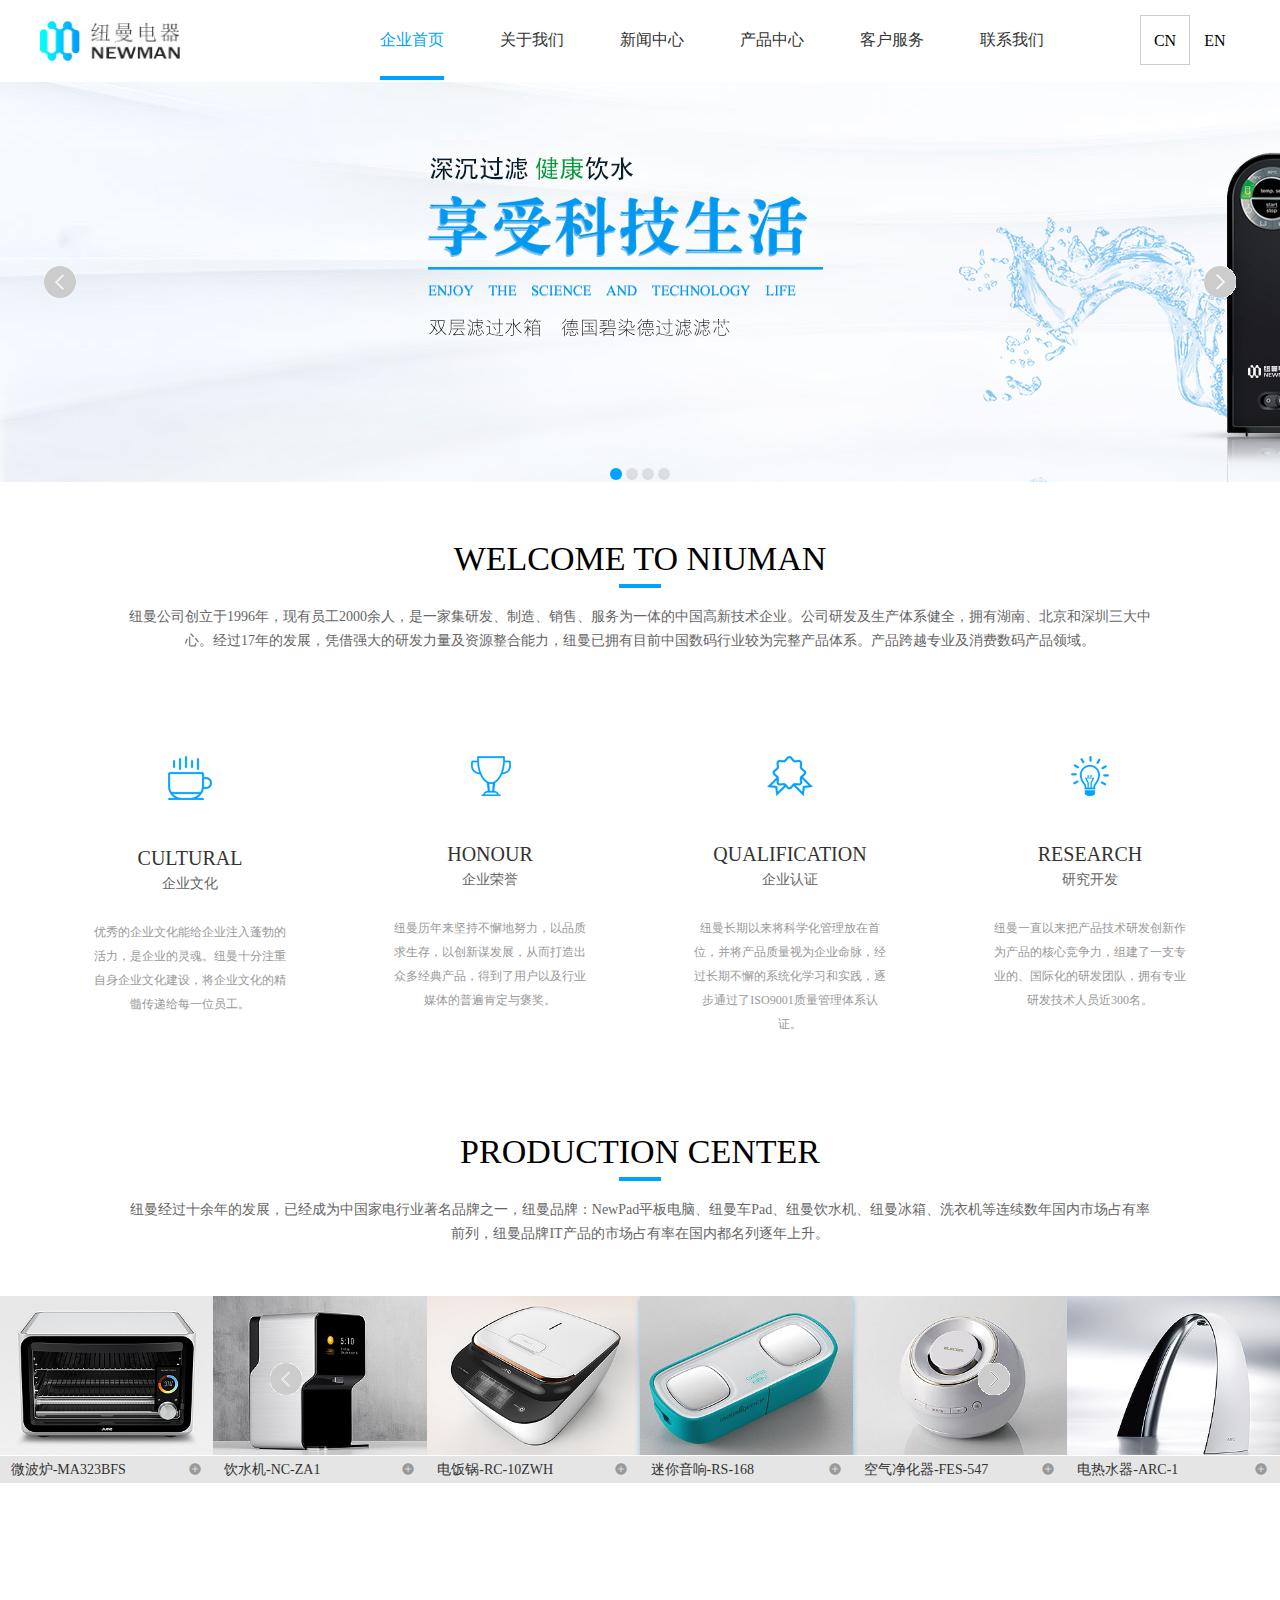
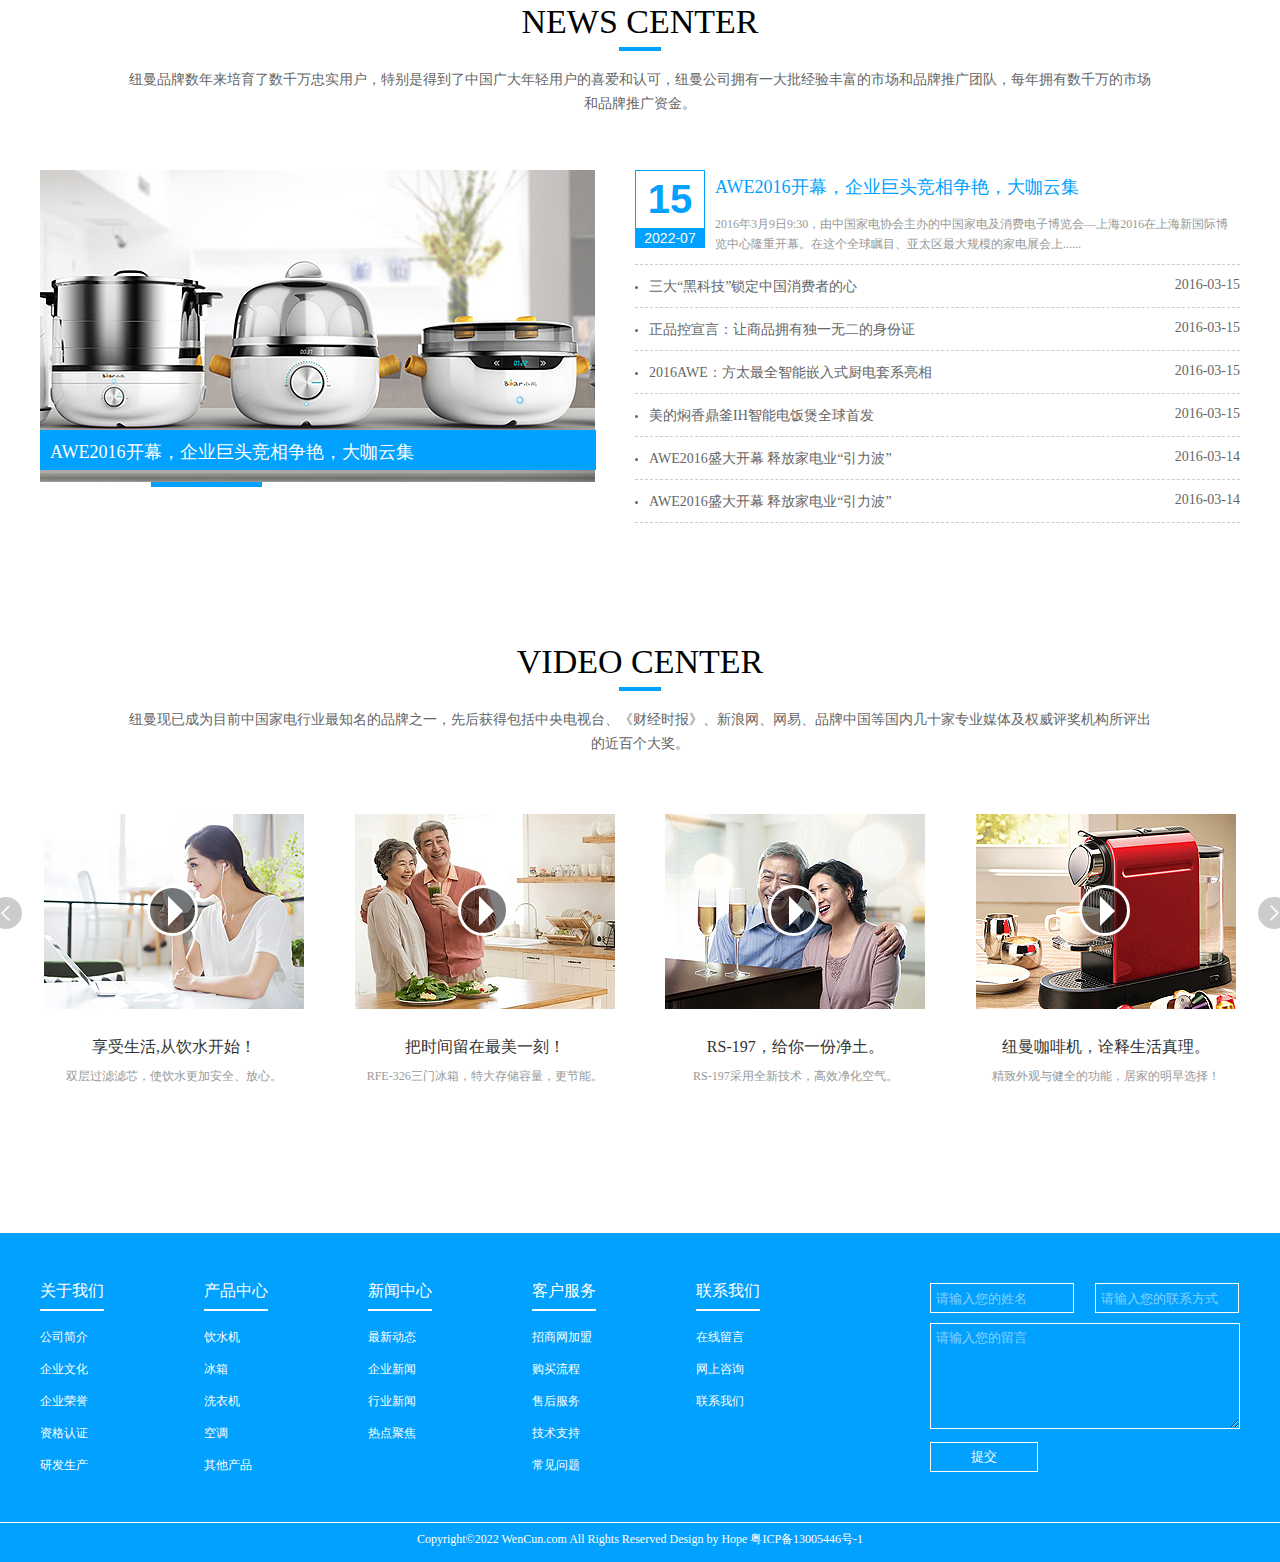
<file: home/index.html>
<!DOCTYPE html>
<html lang="en">
<head>
  <meta charset="UTF-8"/>
  <meta name="keywords" content="纽曼官网,纽曼电器"/>
  <meta name="description" content="该网站为纽曼公司的一个产品展示网站。"/>
  <meta name="render" content="webkit">
  <!--默认选择IE的最高版本-->
  <meta http-equiv="x-ua-compatible" content="IE=edge,chrome=1"/>
  <title>纽曼官网</title>
  <link rel="stylesheet" href="../css/reset.css">
  <link rel="stylesheet" href="../css/public.css">
  <link rel="stylesheet" href="css/index.css">
  <link rel="stylesheet" href="iconfont/iconfont.css">
</head>
<body>
  <!--头部-->
  <header>
    <!--logo-->
    <a href="index.html"><img src="imgs/logo.jpg" class="logo" alt="logo"/></a>
    <!--导航栏-->
    <ul class="nav">
      <li class="nav-active"><a href="index.html">企业首页</a></li>
      <li><a href="../about/about.html">关于我们</a></li>
      <li><a href="../news/news.html">新闻中心</a></li>
      <li><a href="../product/product.html">产品中心</a></li>
      <li><a href="../service/service.html">客户服务</a></li>
      <li><a href="../contact/contact.html">联系我们</a></li>
    </ul>
    <!--语言选择-->
    <ul class="language">
      <li>CN</li>
      <li>EN</li>
    </ul>
  </header>
  <!--banner-->
  <div class="banner">
    <ul class="imgs">
      <li><a href="index.html"><img src="imgs/banner_01.jpg" alt="banner"/></a></li>
      <li><a href="index.html"><img src="imgs/banner_02.jpg" alt="banner"/></a></li>
      <li><a href="index.html"><img src="imgs/banner_03.jpg" alt="banner"/></a></li>
    </ul>
    <div class="prev"></div>
    <div class="next"></div>
    <ul class="count">
      <li></li>
      <li></li>
      <li></li>
      <li></li>
    </ul>
  </div>
  <!--welcome-->
  <div class="welcome">
    <h2 class="title">welcome to niuman</h2>
    <p class="index-p">
      纽曼公司创立于1996年，现有员工2000余人，是一家集研发、制造、销售、服务为一体的中国高新技术企业。公司研发及生产体系健全，拥有湖南、北京和深圳三大中心。经过17年的发展，凭借强大的研发力量及资源整合能力，纽曼已拥有目前中国数码行业较为完整产品体系。产品跨越专业及消费数码产品领域。</p>
    <ul class="classic">
      <li><img src="../home/imgs/index-cultural01.png" alt="">
        <h3>cultural</h3>
        <h4>企业文化</h4>
        <p>优秀的企业文化能给企业注入蓬勃的活力，是企业的灵魂。纽曼十分注重自身企业文化建设，将企业文化的精髓传递给每一位员工。</p>
      </li>
      <li><img src="../home/imgs/index-cultural02.png" alt="">
        <h3>honour</h3>
        <h4>企业荣誉</h4>
        <p>纽曼历年来坚持不懈地努力，以品质求生存，以创新谋发展，从而打造出众多经典产品，得到了用户以及行业媒体的普遍肯定与褒奖。</p>
      </li>
      <li><img src="../home/imgs/index-cultural03.png" alt="">
        <h3>qualification</h3>
        <h4>企业认证</h4>
        <p>纽曼长期以来将科学化管理放在首位，并将产品质量视为企业命脉，经过长期不懈的系统化学习和实践，逐步通过了ISO9001质量管理体系认证。</p>
      </li>
      <li><img src="../home/imgs/index-cultural04.png" alt="">
        <h3>research</h3>
        <h4>研究开发</h4>
        <p>纽曼一直以来把产品技术研发创新作为产品的核心竞争力，组建了一支专业的、国际化的研发团队，拥有专业研发技术人员近300名。</p>
      </li>
    </ul>
  </div>
  <!--production center-->
  <div class="production">
    <h2 class="title">production center</h2>
    <p class="index-p">纽曼经过十余年的发展，已经成为中国家电行业著名品牌之一，纽曼品牌：NewPad平板电脑、纽曼车Pad、纽曼饮水机、纽曼冰箱、洗衣机等连续数年国内市场占有率前列，纽曼品牌IT产品的市场占有率在国内都名列逐年上升。</p>
    <ul class="pro-list">
      <li>
        <a href="#"><img src="../home/imgs/pro-center1.jpg" alt="">
          <span class="pro-title">
            <span>微波炉-MA323BFS</span>
            <span class="iconfont icon-add-fill"></span>
          </span>
        </a>
      </li>
      <li><a href="#"><img src="../home/imgs/pro-center2.jpg" alt="">
        <span class="pro-title">
          <span>饮水机-NC-ZA1</span>
          <span class="iconfont icon-add-fill"></span>
        </span>
      </a></li>
      <li><a href="#"><img src="../home/imgs/pro-center3.jpg" alt="">
        <span class="pro-title">
          <span>电饭锅-RC-10ZWH</span>
          <span class="iconfont icon-add-fill"></span>
        </span>
        </a></li>
      <li><a href="#"><img src="../home/imgs/pro-center4.jpg" alt="">
        <span class="pro-title">
          <span>迷你音响-RS-168</span>
        <span class="iconfont icon-add-fill"></span>
        </span>
        </a></li>
      <li><a href="#"><img src="../home/imgs/pro-center5.jpg" alt="">
        <span class="pro-title">
          <span>空气净化器-FES-547</span>
        <span class="iconfont icon-add-fill"></span>
        </span>
        </a></li>
      <li><a href="#"><img src="../home/imgs/pro-center6.jpg" alt="">
        <span class="pro-title">
          <span>电热水器-ARC-1</span>
          <span class="iconfont icon-add-fill"></span>
        </span>
        </a></li>
    </ul>
    <div class="prev"></div>
    <div class="next"></div>
  </div>
  <!--news center-->
  <div class="news-center">
    <h2 class="title">news center</h2>
    <p class="index-p">纽曼品牌数年来培育了数千万忠实用户，特别是得到了中国广大年轻用户的喜爱和认可，纽曼公司拥有一大批经验丰富的市场和品牌推广团队，每年拥有数千万的市场和品牌推广资金。</p>
    <div class="news-show">
      <div class="news-left">
        <p>AWE2016开幕，企业巨头竞相争艳，大咖云集</p>
        <ul>
          <li></li>
          <li></li>
          <li></li>
          <li></li>
          <li></li>
        </ul>
      </div>
      <div class="news-right">
        <a href="#" class="news-eps">
          <span class="news-date">
            <span>15</span>
            <span>2022-07</span>
          </span>
          <span class="news-content">
            <span class="h2">AWE2016开幕，企业巨头竞相争艳，大咖云集</span>
            <span class="p">2016年3月9日9:30，由中国家电协会主办的中国家电及消费电子博览会—上海2016在上海新国际博览中心隆重开幕。在这个全球瞩目、亚太区最大规模的家电展会上......</span>
          </span>
        </a>
        <ul class="news-list">
          <li><a href="#">三大“黑科技”锁定中国消费者的心      <small>2016-03-15</small></a></li>
          <li><a href="#">正品控宣言：让商品拥有独一无二的身份证      <small>2016-03-15</small></a></li>
          <li><a href="#">2016AWE：方太最全智能嵌入式厨电套系亮相      <small>2016-03-15</small></a></li>
          <li><a href="#">美的焖香鼎釜IH智能电饭煲全球首发      <small>2016-03-15</small></a></li>
          <li><a href="#">AWE2016盛大开幕 释放家电业“引力波”      <small>2016-03-14</small></a></li>
          <li><a href="#">AWE2016盛大开幕 释放家电业“引力波”      <small>2016-03-14</small></a></li>
        </ul>
      </div>
    </div>
  </div>
  <!--video center-->
  <div class="video-center">
    <h2 class="title">video center</h2>
    <p class="index-p">纽曼现已成为目前中国家电行业最知名的品牌之一，先后获得包括中央电视台、《财经时报》、新浪网、网易、品牌中国等国内几十家专业媒体及权威评奖机构所评出的近百个大奖。</p>
    <ul class="video-list">
      <li><a href="#"><img src="../home/imgs/video_06.png" alt="">
        <span class="play"></span>
        <span class="video-title">享受生活,从饮水开始！</span>
        <span class="video-desc">双层过滤滤芯，使饮水更加安全、放心。</span>
      </a></li>
      <li><a href="#"><img src="../home/imgs/video_08.png" alt="">
        <span class="play"></span>
        <span class="video-title">把时间留在最美一刻！</span>
        <span class="video-desc">RFE-326三门冰箱，特大存储容量，更节能。</span>
      </a></li>
      <li><a href="#"><img src="../home/imgs/video_11.png" alt="">
        <span class="play"></span>
        <span class="video-title">RS-197，给你一份净土。</span>
        <span class="video-desc"> RS-197采用全新技术，高效净化空气。</span>
      </a></li>
      <li><a href="#"><img src="../home/imgs/video_13.png" alt="">
        <span class="play"></span>
        <span class="video-title">纽曼咖啡机，诠释生活真理。</span>
        <span class="video-desc">精致外观与健全的功能，居家的明早选择！</span>
      </a></li>
    </ul>
    <div class="prev"></div>
    <div class="next"></div>
  </div>
  <!--footer-->
  <footer>
    <div class="footer-top">
        <div class="footer-content">
          <dl>
            <dt><a href="#">关于我们</a></dt>
            <dd><a href="#">公司简介</a></dd>
            <dd><a href="#">企业文化</a></dd>
            <dd><a href="#">企业荣誉</a></dd>
            <dd><a href="#">资格认证</a></dd>
            <dd><a href="#">研发生产</a></dd>
          </dl>
          <dl>
            <dt><a href="#">产品中心</a></dt>
            <dd><a href="#">饮水机</a></dd>
            <dd><a href="#">冰箱</a></dd>
            <dd><a href="#">洗衣机</a></dd>
            <dd><a href="#">空调</a></dd>
            <dd><a href="#">其他产品</a></dd>
          </dl>
          <dl>
            <dt><a href="#">新闻中心</a></dt>
            <dd><a href="#">最新动态</a></dd>
            <dd><a href="#">企业新闻</a></dd>
            <dd><a href="#">行业新闻</a></dd>
            <dd><a href="#">热点聚焦</a></dd>
          </dl>
          <dl>
            <dt><a href="#">客户服务</a></dt>
            <dd><a href="#">招商网加盟</a></dd>
            <dd><a href="#">购买流程</a></dd>
            <dd><a href="#">售后服务</a></dd>
            <dd><a href="#">技术支持</a></dd>
            <dd><a href="#">常见问题</a></dd>
          </dl>
          <dl>
            <dt><a href="#">联系我们</a></dt>
            <dd><a href="#">在线留言</a></dd>
            <dd><a href="#">网上咨询</a></dd>
            <dd><a href="#">联系我们</a></dd>
          </dl>
        </div>
          <form action="#" class="footer-contact">
            <input type="text" placeholder="请输入您的姓名"/>
            <input type="tel" placeholder="请输入您的联系方式"/></br>
            <textarea name="" id="" cols="30" rows="10" placeholder="请输入您的留言"></textarea></br>
            <input type="button" value="提交">
          </form>
    </div>
    <p>Copyright&copy;2022 WenCun.com All Rights Reserved    Design by Hope 粤ICP备13005446号-1</p>
  </footer>

</body>
</html>
</file>
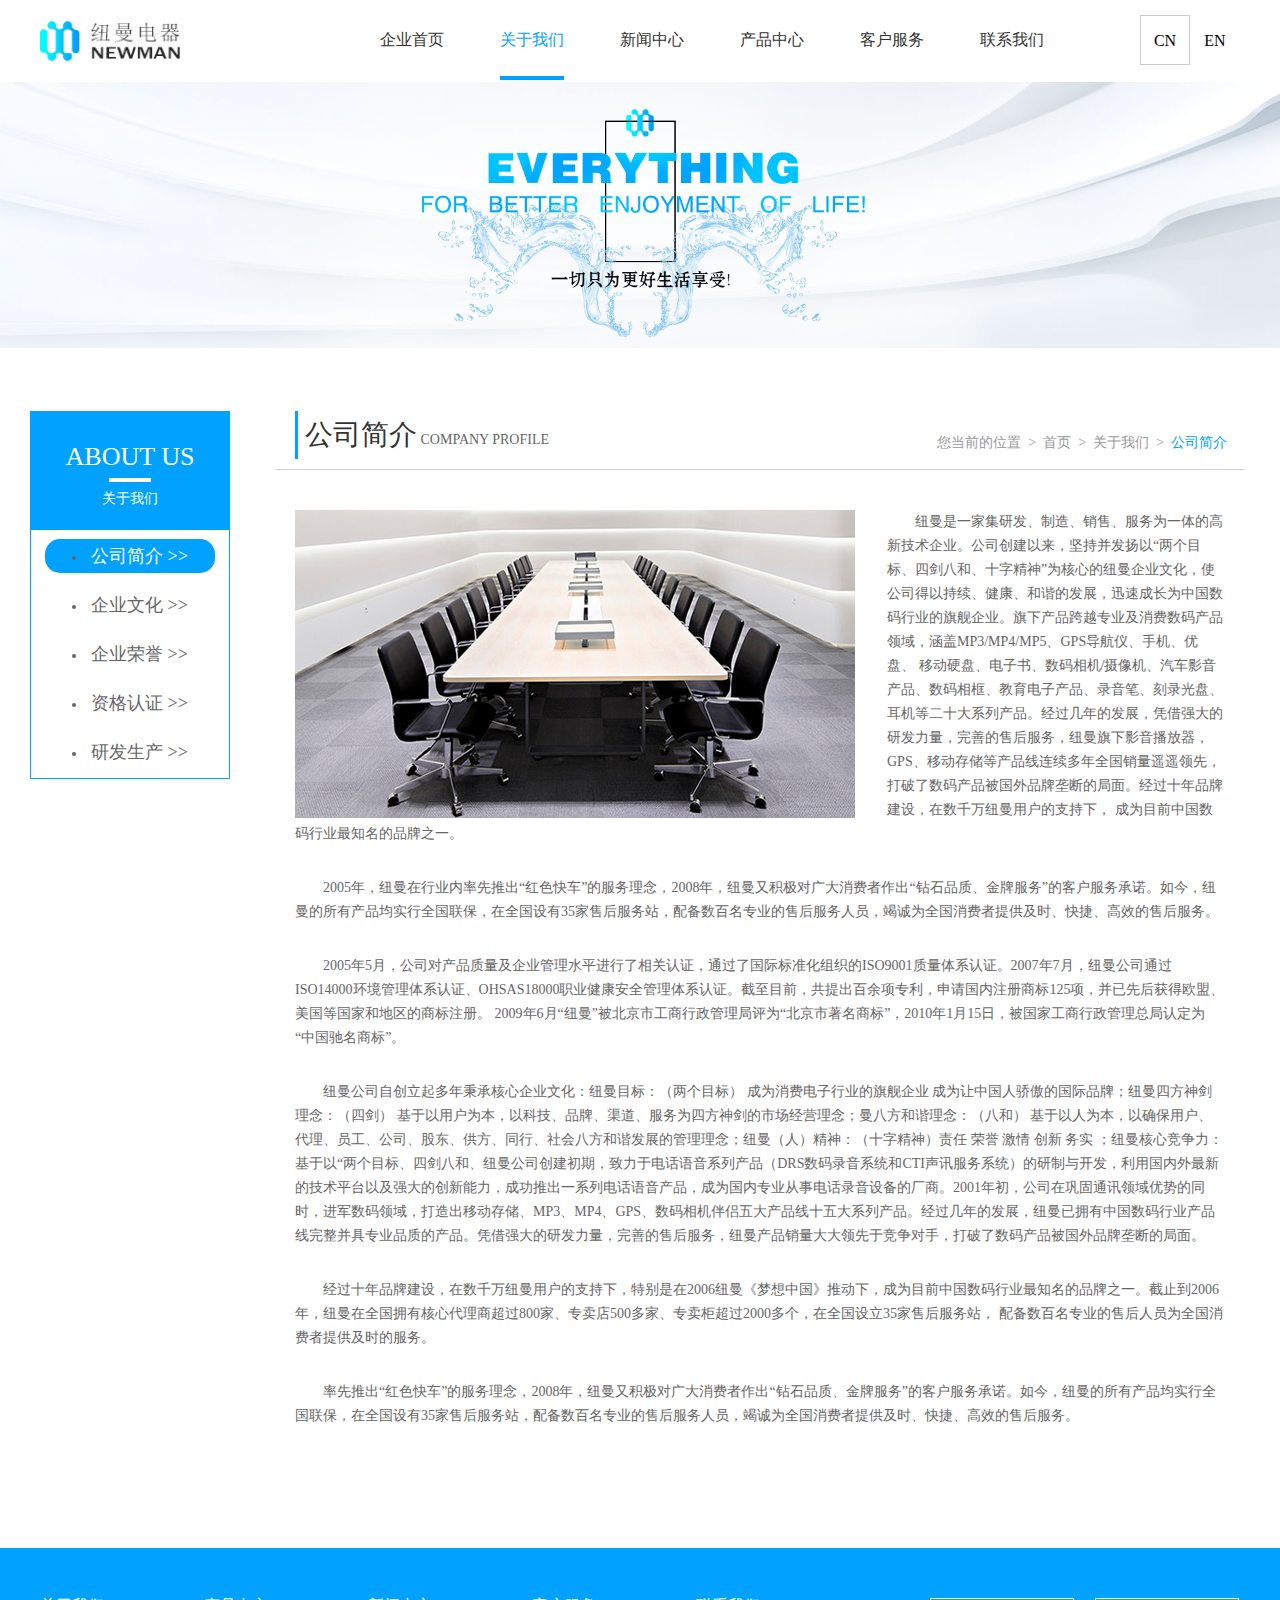
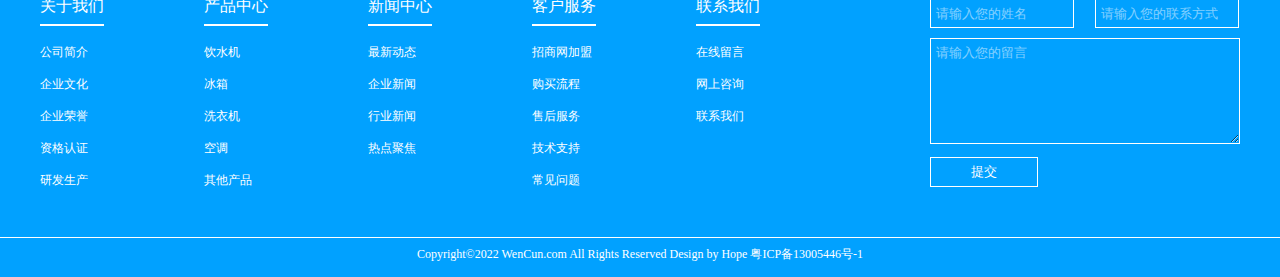
<file: about/about.html>
<!DOCTYPE html>
<html lang="en">
<head>
    <meta charset="UTF-8"/>
    <meta name="keywords" content="纽曼官网,纽曼电器"/>
    <meta name="description" content="该网站为纽曼公司的一个产品展示网站。"/>
    <meta name="render" content="webkit">
    <!--默认选择IE的最高版本-->
    <meta http-equiv="x-ua-compatible" content="IE=edge,chrome=1"/>
    <title>关于我们</title>
    <link rel="stylesheet" href="../css/reset.css">
    <link rel="stylesheet" href="../css/public.css">
    <link rel="stylesheet" href="css/about.css">
</head>
<body>
    <!--头部-->
    <header>
        <!--logo-->
        <a href="../home/index.html"><img src="../home/imgs/logo.jpg" class="logo" alt="logo"/></a>
        <!--导航栏-->
        <ul class="nav">
            <li><a href="../home/index.html">企业首页</a></li>
            <li class="nav-active"><a href="../about/about.html">关于我们</a></li>
            <li><a href="../news/news.html">新闻中心</a></li>
            <li><a href="../product/product.html">产品中心</a></li>
            <li><a href="../service/service.html">客户服务</a></li>
            <li><a href="../contact/contact.html">联系我们</a></li>
        </ul>
        <!--语言选择-->
        <ul class="language">
            <li>CN</li>
            <li>EN</li>
        </ul>
    </header>
    <!--banner-->
    <div class="banner">
        <a href="about.html"><img class="banner-img" src="imgs/banner_about.png" alt="banner"/></a>
    </div>
    <!--content-->
    <div class="container-content">
        <aside>
            <div class="aside-title">
                <h2 class="title">about us</h2>
                <p>关于我们</p>
            </div>
            <ul class="aside-nav">
                <li class="aside-active"><a href="#">公司简介 >></a></li>
                <li><a href="#">企业文化 >></a></li>
                <li><a href="#">企业荣誉 >></a></li>
                <li><a href="#">资格认证 >></a></li>
                <li><a href="#">研发生产 >></a></li>
            </ul>

        </aside>
        <div class="main-content">
            <div class="content-title">
                <h3>公司简介<span> company profile</span></h3>
                <div class="crumbs-nav">
                    您当前的位置&nbsp;&nbsp;&gt;&nbsp;&nbsp;<a href="../home/index.html">首页</a>&nbsp;&nbsp;&gt;&nbsp;&nbsp;<a href="about.html">关于我们</a>&nbsp;&nbsp;&gt;&nbsp;&nbsp;<span>公司简介</span>
                </div>
            </div>
            <article>
                <img src="imgs/about-profi.png" alt="about">
                <p>纽曼是一家集研发、制造、销售、服务为一体的高新技术企业。公司创建以来，坚持并发扬以“两个目标、四剑八和、十字精神”为核心的纽曼企业文化，使公司得以持续、健康、和谐的发展，迅速成长为中国数码行业的旗舰企业。旗下产品跨越专业及消费数码产品领域，涵盖MP3/MP4/MP5、GPS导航仪、手机、优盘、 移动硬盘、电子书、数码相机/摄像机、汽车影音产品、数码相框、教育电子产品、录音笔、刻录光盘、耳机等二十大系列产品。经过几年的发展，凭借强大的研发力量，完善的售后服务，纽曼旗下影音播放器，GPS、移动存储等产品线连续多年全国销量遥遥领先，打破了数码产品被国外品牌垄断的局面。经过十年品牌建设，在数千万纽曼用户的支持下， 成为目前中国数码行业最知名的品牌之一。
                </p>
                <p>2005年，纽曼在行业内率先推出“红色快车”的服务理念，2008年，纽曼又积极对广大消费者作出“钻石品质、金牌服务”的客户服务承诺。如今，纽曼的所有产品均实行全国联保，在全国设有35家售后服务站，配备数百名专业的售后服务人员，竭诚为全国消费者提供及时、快捷、高效的售后服务。</p>
                <p>2005年5月，公司对产品质量及企业管理水平进行了相关认证，通过了国际标准化组织的ISO9001质量体系认证。2007年7月，纽曼公司通过ISO14000环境管理体系认证、OHSAS18000职业健康安全管理体系认证。截至目前，共提出百余项专利，申请国内注册商标125项，并已先后获得欧盟、美国等国家和地区的商标注册。 2009年6月“纽曼”被北京市工商行政管理局评为“北京市著名商标”，2010年1月15日，被国家工商行政管理总局认定为“中国驰名商标”。</p>
                <p>纽曼公司自创立起多年秉承核心企业文化：纽曼目标：（两个目标） 成为消费电子行业的旗舰企业 成为让中国人骄傲的国际品牌；纽曼四方神剑理念：（四剑） 基于以用户为本，以科技、品牌、渠道、服务为四方神剑的市场经营理念；曼八方和谐理念：（八和） 基于以人为本，以确保用户、代理、员工、公司、股东、供方、同行、社会八方和谐发展的管理理念；纽曼（人）精神：（十字精神）责任 荣誉 激情 创新 务实 ；纽曼核心竞争力： 基于以“两个目标、四剑八和、纽曼公司创建初期，致力于电话语音系列产品（DRS数码录音系统和CTI声讯服务系统）的研制与开发，利用国内外最新的技术平台以及强大的创新能力，成功推出一系列电话语音产品，成为国内专业从事电话录音设备的厂商。2001年初，公司在巩固通讯领域优势的同时，进军数码领域，打造出移动存储、MP3、MP4、GPS、数码相机伴侣五大产品线十五大系列产品。经过几年的发展，纽曼已拥有中国数码行业产品线完整并具专业品质的产品。凭借强大的研发力量，完善的售后服务，纽曼产品销量大大领先于竞争对手，打破了数码产品被国外品牌垄断的局面。</p>
                <p>经过十年品牌建设，在数千万纽曼用户的支持下，特别是在2006纽曼《梦想中国》推动下，成为目前中国数码行业最知名的品牌之一。截止到2006年，纽曼在全国拥有核心代理商超过800家、专卖店500多家、专卖柜超过2000多个，在全国设立35家售后服务站， 配备数百名专业的售后人员为全国消费者提供及时的服务。
                </p>
                <p>率先推出“红色快车”的服务理念，2008年，纽曼又积极对广大消费者作出“钻石品质、金牌服务”的客户服务承诺。如今，纽曼的所有产品均实行全国联保，在全国设有35家售后服务站，配备数百名专业的售后服务人员，竭诚为全国消费者提供及时、快捷、高效的售后服务。</p>
            </article>
        </div>
    </div>
    <!--footer-->
    <footer>
        <div class="footer-top">
            <div class="footer-content">
                <dl>
                    <dt><a href="#">关于我们</a></dt>
                    <dd><a href="#">公司简介</a></dd>
                    <dd><a href="#">企业文化</a></dd>
                    <dd><a href="#">企业荣誉</a></dd>
                    <dd><a href="#">资格认证</a></dd>
                    <dd><a href="#">研发生产</a></dd>
                </dl>
                <dl>
                    <dt><a href="#">产品中心</a></dt>
                    <dd><a href="#">饮水机</a></dd>
                    <dd><a href="#">冰箱</a></dd>
                    <dd><a href="#">洗衣机</a></dd>
                    <dd><a href="#">空调</a></dd>
                    <dd><a href="#">其他产品</a></dd>
                </dl>
                <dl>
                    <dt><a href="#">新闻中心</a></dt>
                    <dd><a href="#">最新动态</a></dd>
                    <dd><a href="#">企业新闻</a></dd>
                    <dd><a href="#">行业新闻</a></dd>
                    <dd><a href="#">热点聚焦</a></dd>
                </dl>
                <dl>
                    <dt><a href="#">客户服务</a></dt>
                    <dd><a href="#">招商网加盟</a></dd>
                    <dd><a href="#">购买流程</a></dd>
                    <dd><a href="#">售后服务</a></dd>
                    <dd><a href="#">技术支持</a></dd>
                    <dd><a href="#">常见问题</a></dd>
                </dl>
                <dl>
                    <dt><a href="#">联系我们</a></dt>
                    <dd><a href="#">在线留言</a></dd>
                    <dd><a href="#">网上咨询</a></dd>
                    <dd><a href="#">联系我们</a></dd>
                </dl>
            </div>
            <form action="#" class="footer-contact">
                <input type="text" placeholder="请输入您的姓名"/>
                <input type="tel" placeholder="请输入您的联系方式"/></br>
                <textarea name="" id="" cols="30" rows="10" placeholder="请输入您的留言"></textarea></br>
                <input type="button" value="提交">
            </form>
        </div>
        <p>Copyright&copy;2022 WenCun.com All Rights Reserved    Design by Hope 粤ICP备13005446号-1</p>
    </footer>

</body>
</html>
</file>
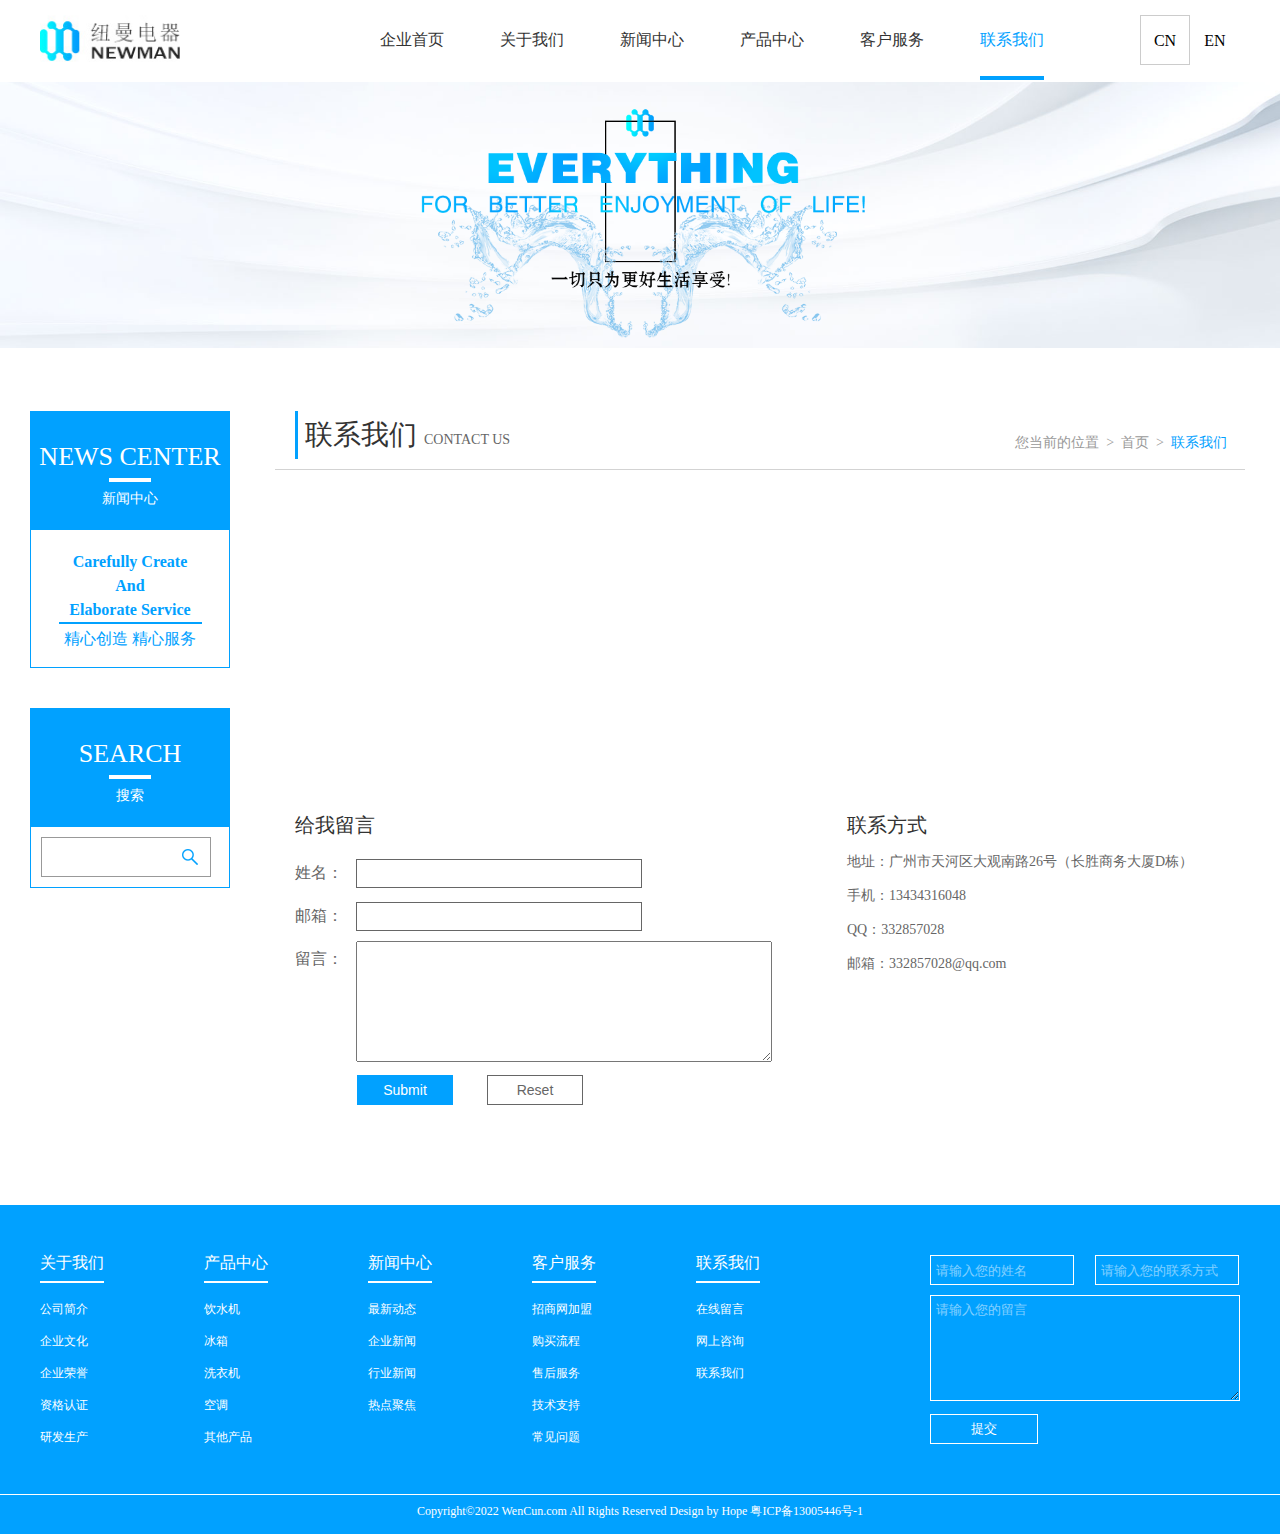
<file: contact/contact.html>
<!DOCTYPE html>
<html lang="en">
<head>
    <meta charset="UTF-8"/>
    <meta name="keywords" content="纽曼官网,纽曼电器"/>
    <meta name="description" content="该网站为纽曼公司的一个产品展示网站。"/>
    <meta name="render" content="webkit">
    <!--默认选择IE的最高版本-->
    <meta http-equiv="x-ua-compatible" content="IE=edge,chrome=1"/>
    <title>联系我们</title>
    <link rel="stylesheet" href="../css/reset.css">
    <link rel="stylesheet" href="../css/public.css">
    <link rel="stylesheet" href="css/contact.css">
    <script type="text/javascript" src="http://api.map.baidu.com/api?v=1.4"></script>
</head>
<body>
<!--头部-->
<header>
    <!--logo-->
    <a href="../home/index.html"><img src="../home/imgs/logo.jpg" class="logo" alt="logo"/></a>
    <!--导航栏-->
    <ul class="nav">
        <li><a href="../home/index.html">企业首页</a></li>
        <li><a href="../about/about.html">关于我们</a></li>
        <li><a href="../news/news.html">新闻中心</a></li>
        <li><a href="../product/product.html">产品中心</a></li>
        <li><a href="../service/service.html">客户服务</a></li>
        <li class="nav-active"><a href="../contact/contact.html">联系我们</a></li>
    </ul>
    <!--语言选择-->
    <ul class="language">
        <li>CN</li>
        <li>EN</li>
    </ul>
</header>
<!--banner-->
<div class="banner">
    <a href="../home/index.html"><img class="banner-img" src="../product/imgs/banner_about.png" alt="banner"/></a>
</div>
<!--content-->
<div class="container-content">
    <div class="aside">
        <aside>
            <div class="aside-title">
                <h2 class="title">news center</h2>
                <p>新闻中心</p>
            </div>
            <ul class="aside-content">
                <p>carefully create </br> and </br>  elaborate service  </p>
                <p>精心创造  精心服务</p>
            </ul>
        </aside>
        <aside>
            <div class="aside-title">
                <h2 class="title">search</h2>
                <p>搜索</p>
            </div>
            <form action="#">
                <input type="search">
            </form>
        </aside>
    </div>
    <div class="main-content">
        <div class="content-title">
            <h3>联系我们<span> &nbsp;contact us</span></h3>
            <div class="crumbs-nav">
                您当前的位置&nbsp;&nbsp;&gt;&nbsp;&nbsp;<a href="../home/index.html">首页</a>&nbsp;&nbsp;&gt;&nbsp;&nbsp;<span
             >联系我们</span>
            </div>
        </div>
        <div class="contact-map">
            <div style="width:970px;height:278px;font-size:12px" id="map"></div>
        </div>

        <div class="contact">
            <div class="contact-note">
                <h3>给我留言</h3>
                <form action="#">
                    <lable>姓名：</lable>
                    <input type="text"></br>
                    <lable>邮箱：</lable>
                    <input type="text"></br>
                    <lable class="note">留言：</lable>
                    <textarea cols="30" rows="10"></textarea></br>
                    <input type="submit">
                    <input type="reset">
                </form>
            </div>
            <div class="contact-way">
                <h3>联系方式</h3>
                <address>
                    <p>地址：广州市天河区大观南路26号（长胜商务大厦D栋）</p>
                    <p>手机：13434316048 </p>
                    <p>QQ：332857028</p>
                    <p>邮箱：332857028@qq.com</p>
                </address>
            </div>
        </div>

    </div>

</div>
<!--footer-->
<footer>
    <div class="footer-top">
        <div class="footer-content">
            <dl>
                <dt><a href="#">关于我们</a></dt>
                <dd><a href="#">公司简介</a></dd>
                <dd><a href="#">企业文化</a></dd>
                <dd><a href="#">企业荣誉</a></dd>
                <dd><a href="#">资格认证</a></dd>
                <dd><a href="#">研发生产</a></dd>
            </dl>
            <dl>
                <dt><a href="#">产品中心</a></dt>
                <dd><a href="#">饮水机</a></dd>
                <dd><a href="#">冰箱</a></dd>
                <dd><a href="#">洗衣机</a></dd>
                <dd><a href="#">空调</a></dd>
                <dd><a href="#">其他产品</a></dd>
            </dl>
            <dl>
                <dt><a href="#">新闻中心</a></dt>
                <dd><a href="#">最新动态</a></dd>
                <dd><a href="#">企业新闻</a></dd>
                <dd><a href="#">行业新闻</a></dd>
                <dd><a href="#">热点聚焦</a></dd>
            </dl>
            <dl>
                <dt><a href="#">客户服务</a></dt>
                <dd><a href="#">招商网加盟</a></dd>
                <dd><a href="#">购买流程</a></dd>
                <dd><a href="#">售后服务</a></dd>
                <dd><a href="#">技术支持</a></dd>
                <dd><a href="#">常见问题</a></dd>
            </dl>
            <dl>
                <dt><a href="#">联系我们</a></dt>
                <dd><a href="#">在线留言</a></dd>
                <dd><a href="#">网上咨询</a></dd>
                <dd><a href="#">联系我们</a></dd>
            </dl>
        </div>
        <form action="#" class="footer-contact">
            <input type="text" placeholder="请输入您的姓名"/>
            <input type="tel" placeholder="请输入您的联系方式"/></br>
            <textarea name="" id="" cols="30" rows="10" placeholder="请输入您的留言"></textarea></br>
            <input type="button" value="提交">
        </form>
    </div>
    <p>Copyright&copy;2022 WenCun.com All Rights Reserved Design by Hope 粤ICP备13005446号-1</p>
</footer>

</body>
<script type="text/javascript">
    //创建和初始化地图函数：
    function initMap(){
        createMap();//创建地图
        setMapEvent();//设置地图事件
        addMapControl();//向地图添加控件
        addMapOverlay();//向地图添加覆盖物
    }
    function createMap(){
        map = new BMap.Map("map");
        map.centerAndZoom(new BMap.Point(116.403874,39.914889),12);
    }
    function setMapEvent(){
        map.enableScrollWheelZoom();
        map.enableKeyboard();
        map.enableDragging();
        map.enableDoubleClickZoom()
    }
    function addClickHandler(target,window){
        target.addEventListener("click",function(){
            target.openInfoWindow(window);
        });
    }
    function addMapOverlay(){
        var markers = [
            {content:"我的备注",title:"公司地址",imageOffset: {width:0,height:3},position:{lat:39.917545,lng:116.403299}}
        ];
        for(var index = 0; index < markers.length; index++ ){
            var point = new BMap.Point(markers[index].position.lng,markers[index].position.lat);
            var marker = new BMap.Marker(point,{icon:new BMap.Icon("http://api.map.baidu.com/lbsapi/createmap/images/icon.png",new BMap.Size(20,25),{
                    imageOffset: new BMap.Size(markers[index].imageOffset.width,markers[index].imageOffset.height)
                })});
            var label = new BMap.Label(markers[index].title,{offset: new BMap.Size(25,5)});
            var opts = {
                width: 200,
                title: markers[index].title,
                enableMessage: false
            };
            var infoWindow = new BMap.InfoWindow(markers[index].content,opts);
            marker.setLabel(label);
            addClickHandler(marker,infoWindow);
            map.addOverlay(marker);
        };
    }
    //向地图添加控件
    function addMapControl(){
        var scaleControl = new BMap.ScaleControl({anchor:BMAP_ANCHOR_BOTTOM_LEFT});
        scaleControl.setUnit(BMAP_UNIT_IMPERIAL);
        map.addControl(scaleControl);
        var navControl = new BMap.NavigationControl({anchor:BMAP_ANCHOR_TOP_LEFT,type:BMAP_NAVIGATION_CONTROL_LARGE});
        map.addControl(navControl);
        var overviewControl = new BMap.OverviewMapControl({anchor:BMAP_ANCHOR_BOTTOM_RIGHT,isOpen:true});
        map.addControl(overviewControl);
    }
    var map;
    initMap();
</script>
</html>
</file>
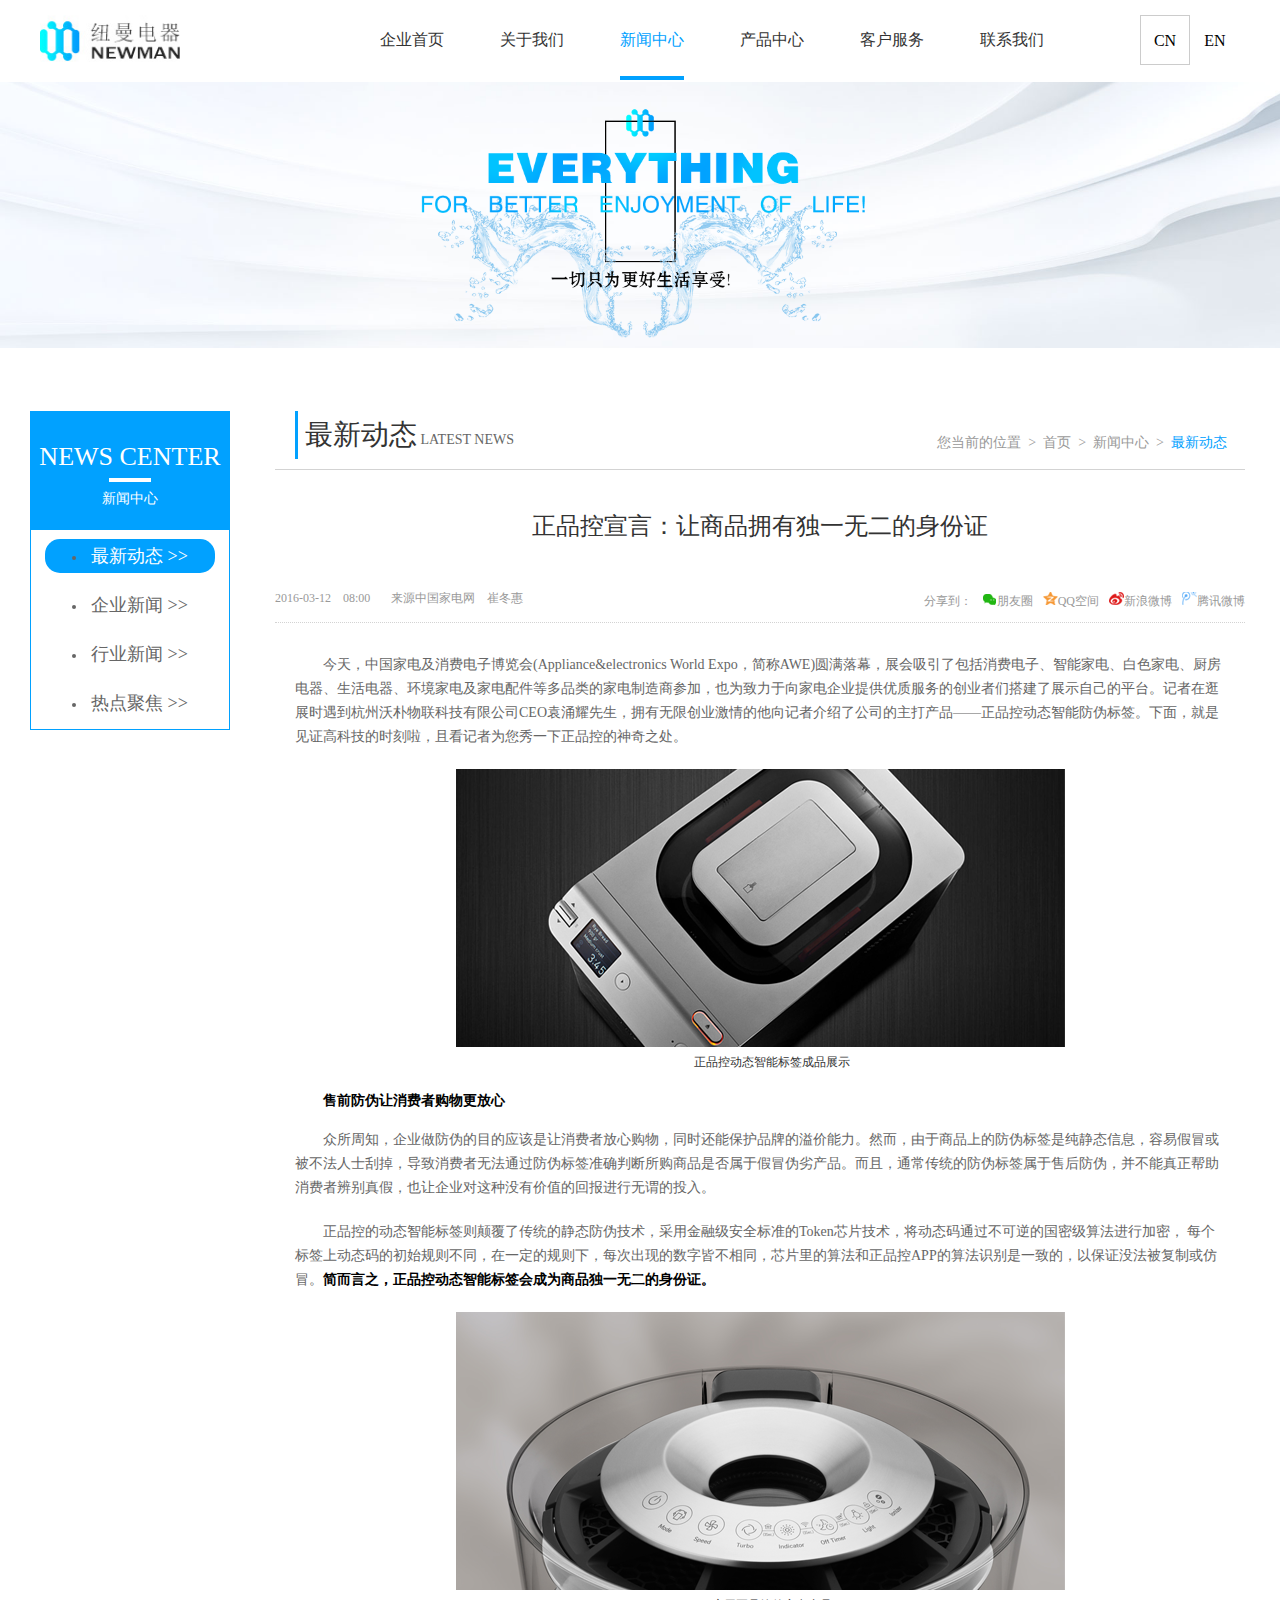
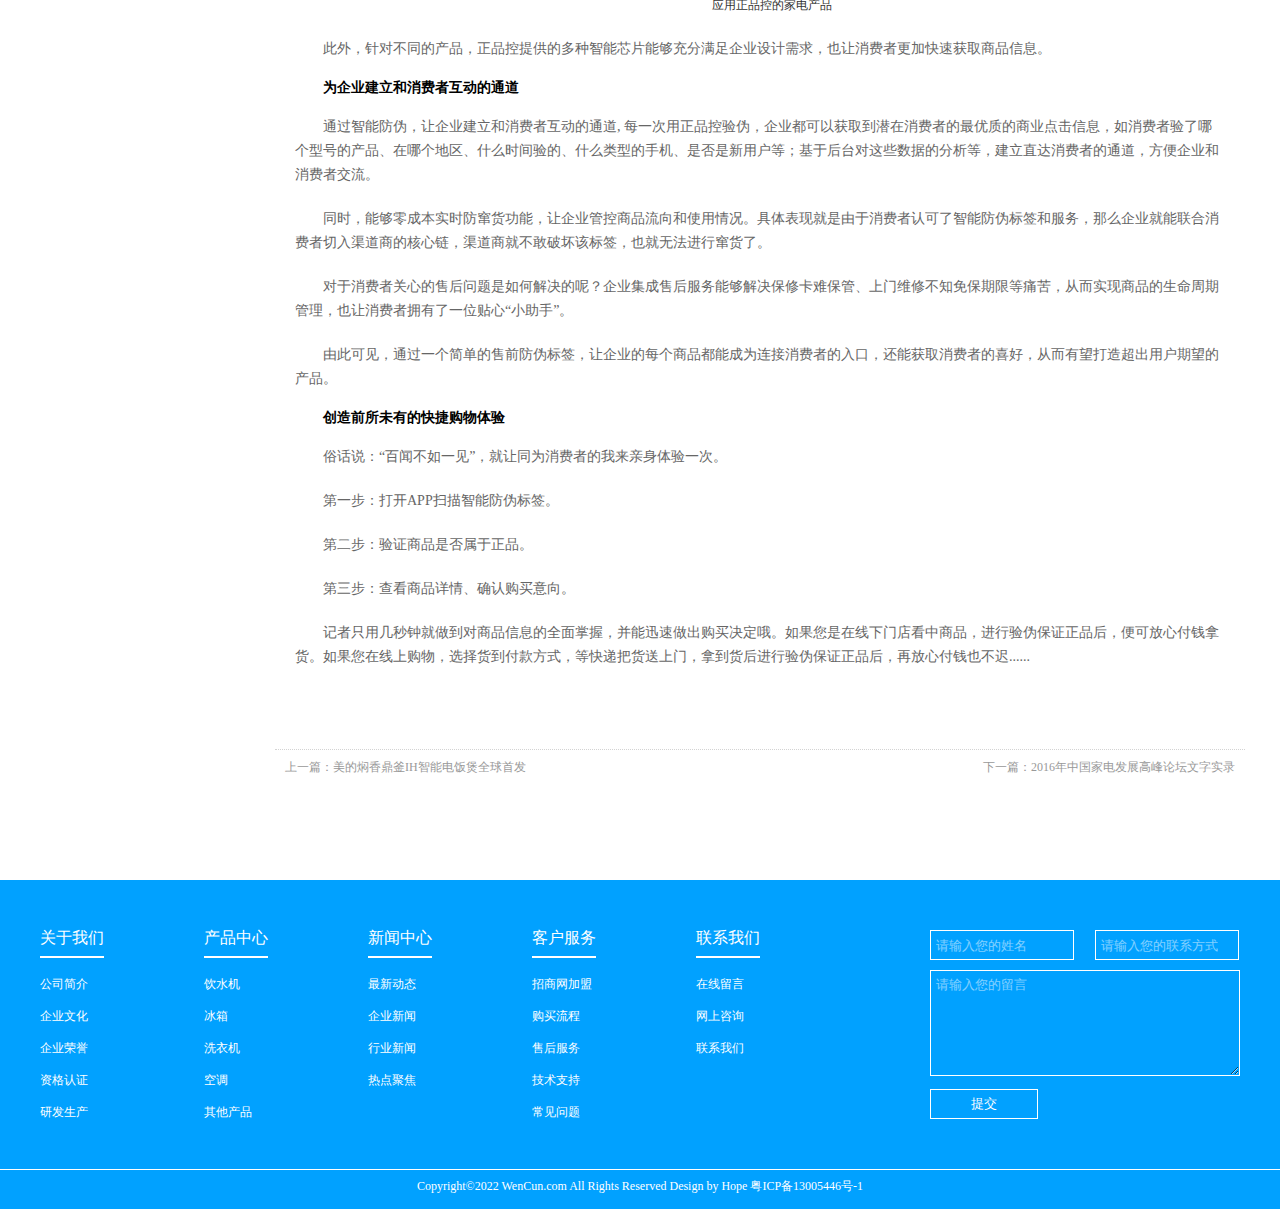
<file: news/news-details.html>
<!DOCTYPE html>
<html lang="en">
<head>
  <meta charset="UTF-8"/>
  <meta name="keywords" content="纽曼官网,纽曼电器"/>
  <meta name="description" content="该网站为纽曼公司的一个产品展示网站。"/>
  <meta name="render" content="webkit">
  <!--默认选择IE的最高版本-->
  <meta http-equiv="x-ua-compatible" content="IE=edge,chrome=1"/>
  <title>新闻详情</title>
  <link rel="stylesheet" href="../css/reset.css">
  <link rel="stylesheet" href="../css/public.css">
  <link rel="stylesheet" href="css/news-details.css">
</head>
<body>
<!--头部-->
<header>
  <!--logo-->
  <a href="../home/index.html"><img src="../home/imgs/logo.jpg" class="logo" alt="logo"/></a>
  <!--导航栏-->
  <ul class="nav">
    <li><a href="../home/index.html">企业首页</a></li>
    <li><a href="../about/about.html">关于我们</a></li>
    <li class="nav-active"><a href="../news/news.html">新闻中心</a></li>
    <li><a href="../product/product.html">产品中心</a></li>
    <li><a href="../service/service.html">客户服务</a></li>
    <li><a href="../contact/contact.html">联系我们</a></li>
  </ul>
  <!--语言选择-->
  <ul class="language">
    <li>CN</li>
    <li>EN</li>
  </ul>
</header>
<!--banner-->
<div class="banner">
  <a href="../home/index.html"><img class="banner-img" src="imgs/banner_about.png" alt="banner"/></a>
</div>
<!--content-->
<div class="container-content">
  <aside>
      <div class="aside-title">
        <h2 class="title">news center</h2>
        <p>新闻中心</p>
      </div>
      <ul class="aside-nav">
        <li class="aside-active"><a href="#">最新动态 >></a></li>
        <li><a href="#">企业新闻 >></a></li>
        <li><a href="#">行业新闻 >></a></li>
        <li><a href="#">热点聚焦 >></a></li>
      </ul>
  </aside>
  <div class="main-content">
    <div class="content-title">
      <h3>最新动态<span> latest news</span></h3>
      <div class="crumbs-nav">
        您当前的位置&nbsp;&nbsp;&gt;&nbsp;&nbsp;<a href="../home/index.html">首页</a>&nbsp;&nbsp;&gt;&nbsp;&nbsp;<a
        href="news.html">新闻中心</a>&nbsp;&nbsp;&gt;&nbsp;&nbsp;<span>最新动态</span>
      </div>
    </div>
    <section class="latest-news">
      <div class="article-title">
        <h2>正品控宣言：让商品拥有独一无二的身份证</h2>
        <div class="source-share">
          <div class="source">
            <span><small>2016-03-12 &nbsp;&nbsp; 08:00</small>&nbsp;&nbsp;&nbsp;&nbsp;&nbsp;&nbsp;  来源中国家电网 &nbsp;&nbsp; 崔冬惠</span>
          </div>
          <div class="share">
            分享到：<a href="#"><i></i>朋友圈</a><a href="#"><i></i>QQ空间</a><a href="#"><i></i>新浪微博</a><a href="#"><i></i>腾讯微博</a>
          </div>
        </div>
      </div>
      <article>
        <p>今天，中国家电及消费电子博览会(Appliance&electronics World Expo，简称AWE)圆满落幕，展会吸引了包括消费电子、智能家电、白色家电、厨房电器、生活电器、环境家电及家电配件等多品类的家电制造商参加，也为致力于向家电企业提供优质服务的创业者们搭建了展示自己的平台。记者在逛展时遇到杭州沃朴物联科技有限公司CEO袁涌耀先生，拥有无限创业激情的他向记者介绍了公司的主打产品——正品控动态智能防伪标签。下面，就是见证高科技的时刻啦，且看记者为您秀一下正品控的神奇之处。</p>
        <figure>
          <img src="imgs/news_details_01.png" alt="news-detail">
          <p>正品控动态智能标签成品展示</p>
        </figure>
        <h3>售前防伪让消费者购物更放心</h3>
        <p>众所周知，企业做防伪的目的应该是让消费者放心购物，同时还能保护品牌的溢价能力。然而，由于商品上的防伪标签是纯静态信息，容易假冒或被不法人士刮掉，导致消费者无法通过防伪标签准确判断所购商品是否属于假冒伪劣产品。而且，通常传统的防伪标签属于售后防伪，并不能真正帮助消费者辨别真假，也让企业对这种没有价值的回报进行无谓的投入。</p>
        <p>正品控的动态智能标签则颠覆了传统的静态防伪技术，采用金融级安全标准的Token芯片技术，将动态码通过不可逆的国密级算法进行加密， 每个标签上动态码的初始规则不同，在一定的规则下，每次出现的数字皆不相同，芯片里的算法和正品控APP的算法识别是一致的，以保证没法被复制或仿冒。<strong>简而言之，正品控动态智能标签会成为商品独一无二的身份证。</strong></p>
        <figure>
          <img src="imgs/news_details_02.png" alt="news-detail">
          <p>应用正品控的家电产品</p>
        </figure>
        <p>此外，针对不同的产品，正品控提供的多种智能芯片能够充分满足企业设计需求，也让消费者更加快速获取商品信息。</p>
        <h3>为企业建立和消费者互动的通道</h3>
        <p>通过智能防伪，让企业建立和消费者互动的通道, 每一次用正品控验伪，企业都可以获取到潜在消费者的最优质的商业点击信息，如消费者验了哪个型号的产品、在哪个地区、什么时间验的、什么类型的手机、是否是新用户等；基于后台对这些数据的分析等，建立直达消费者的通道，方便企业和消费者交流。</p>
        <p>同时，能够零成本实时防窜货功能，让企业管控商品流向和使用情况。具体表现就是由于消费者认可了智能防伪标签和服务，那么企业就能联合消费者切入渠道商的核心链，渠道商就不敢破坏该标签，也就无法进行窜货了。</p>
        <p>对于消费者关心的售后问题是如何解决的呢？企业集成售后服务能够解决保修卡难保管、上门维修不知免保期限等痛苦，从而实现商品的生命周期管理，也让消费者拥有了一位贴心“小助手”。</p>
        <p>由此可见，通过一个简单的售前防伪标签，让企业的每个商品都能成为连接消费者的入口，还能获取消费者的喜好，从而有望打造超出用户期望的产品。</p>
        <h3>创造前所未有的快捷购物体验</h3>
        <p>俗话说：“百闻不如一见”，就让同为消费者的我来亲身体验一次。</p>
        <p>第一步：打开APP扫描智能防伪标签。</p>
        <p>第二步：验证商品是否属于正品。</p>
        <p>第三步：查看商品详情、确认购买意向。</p>
        <p>记者只用几秒钟就做到对商品信息的全面掌握，并能迅速做出购买决定哦。如果您是在线下门店看中商品，进行验伪保证正品后，便可放心付钱拿货。如果您在线上购物，选择货到付款方式，等快递把货送上门，拿到货后进行验伪保证正品后，再放心付钱也不迟......</p>
      </article>
      <footer class="news-article-footer">
        <p class="news-prev"><a href="#">上一篇：美的焖香鼎釜IH智能电饭煲全球首发</a></p>
        <p class="news-next"><a href="#">下一篇：2016年中国家电发展高峰论坛文字实录</a></p>
      </footer>
    </section>

  </div>

</div>
<!--footer-->
<footer>
  <div class="footer-top">
    <div class="footer-content">
      <dl>
        <dt><a href="#">关于我们</a></dt>
        <dd><a href="#">公司简介</a></dd>
        <dd><a href="#">企业文化</a></dd>
        <dd><a href="#">企业荣誉</a></dd>
        <dd><a href="#">资格认证</a></dd>
        <dd><a href="#">研发生产</a></dd>
      </dl>
      <dl>
        <dt><a href="#">产品中心</a></dt>
        <dd><a href="#">饮水机</a></dd>
        <dd><a href="#">冰箱</a></dd>
        <dd><a href="#">洗衣机</a></dd>
        <dd><a href="#">空调</a></dd>
        <dd><a href="#">其他产品</a></dd>
      </dl>
      <dl>
        <dt><a href="#">新闻中心</a></dt>
        <dd><a href="#">最新动态</a></dd>
        <dd><a href="#">企业新闻</a></dd>
        <dd><a href="#">行业新闻</a></dd>
        <dd><a href="#">热点聚焦</a></dd>
      </dl>
      <dl>
        <dt><a href="#">客户服务</a></dt>
        <dd><a href="#">招商网加盟</a></dd>
        <dd><a href="#">购买流程</a></dd>
        <dd><a href="#">售后服务</a></dd>
        <dd><a href="#">技术支持</a></dd>
        <dd><a href="#">常见问题</a></dd>
      </dl>
      <dl>
        <dt><a href="#">联系我们</a></dt>
        <dd><a href="#">在线留言</a></dd>
        <dd><a href="#">网上咨询</a></dd>
        <dd><a href="#">联系我们</a></dd>
      </dl>
    </div>
    <form action="#" class="footer-contact">
      <input type="text" placeholder="请输入您的姓名"/>
      <input type="tel" placeholder="请输入您的联系方式"/></br>
      <textarea name="" id="" cols="30" rows="10" placeholder="请输入您的留言"></textarea></br>
      <input type="button" value="提交">
    </form>
  </div>
  <p>Copyright&copy;2022 WenCun.com All Rights Reserved Design by Hope 粤ICP备13005446号-1</p>
</footer>

</body>

</html>
</file>
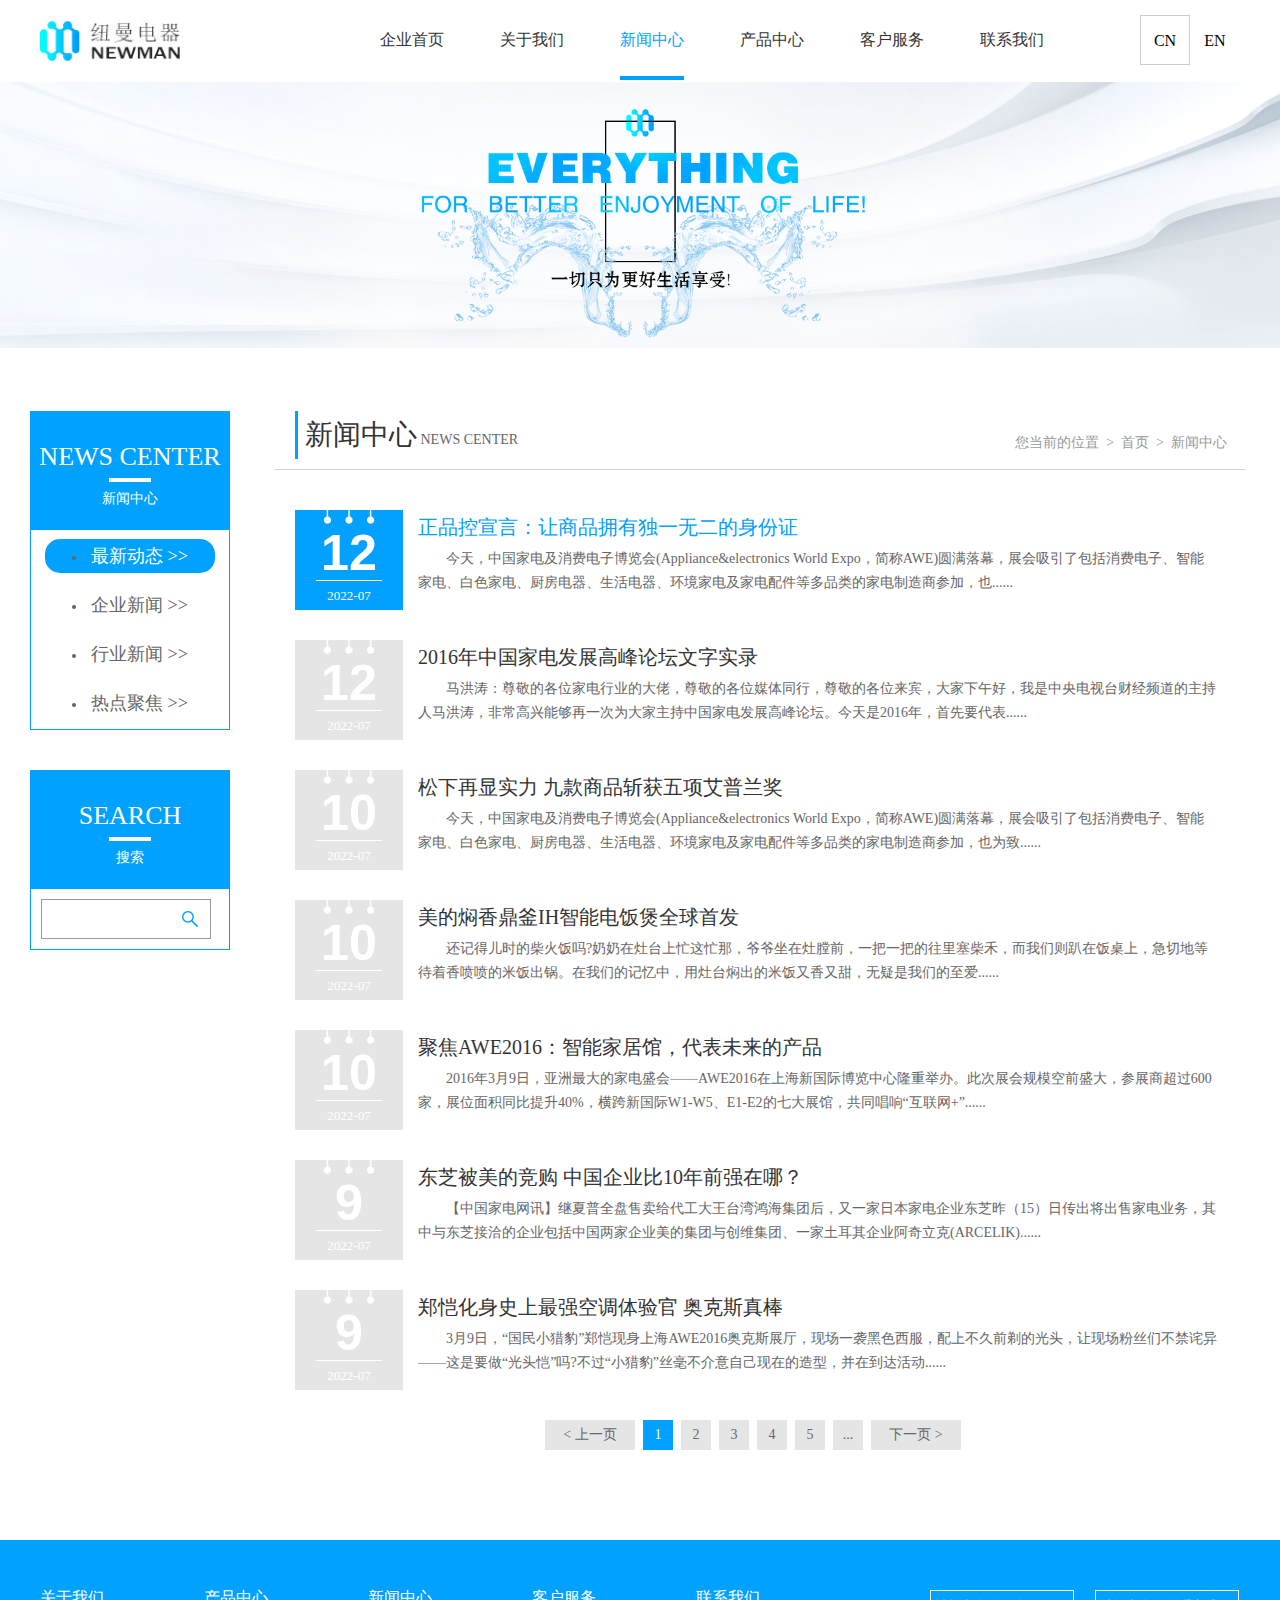
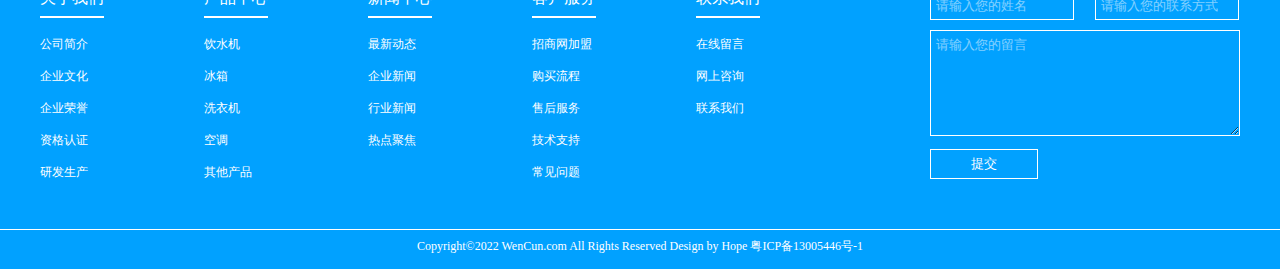
<file: news/news.html>
<!DOCTYPE html>
<html lang="en">
<head>
  <meta charset="UTF-8"/>
  <meta name="keywords" content="纽曼官网,纽曼电器"/>
  <meta name="description" content="该网站为纽曼公司的一个产品展示网站。"/>
  <meta name="render" content="webkit">
  <!--默认选择IE的最高版本-->
  <meta http-equiv="x-ua-compatible" content="IE=edge,chrome=1"/>
  <title>新闻中心</title>
  <link rel="stylesheet" href="../css/reset.css">
  <link rel="stylesheet" href="../css/public.css">
  <link rel="stylesheet" href="css/news.css">
</head>
<body>
<!--头部-->
<header>
  <!--logo-->
  <a href="../home/index.html"><img src="../home/imgs/logo.jpg" class="logo" alt="logo"/></a>
  <!--导航栏-->
  <ul class="nav">
    <li><a href="../home/index.html">企业首页</a></li>
    <li><a href="../about/about.html">关于我们</a></li>
    <li class="nav-active"><a href="../news/news.html">新闻中心</a></li>
    <li><a href="../product/product.html">产品中心</a></li>
    <li><a href="../service/service.html">客户服务</a></li>
    <li><a href="../contact/contact.html">联系我们</a></li>
  </ul>
  <!--语言选择-->
  <ul class="language">
    <li>CN</li>
    <li>EN</li>
  </ul>
</header>
<!--banner-->
<div class="banner">
  <a href="../home/index.html"><img class="banner-img" src="imgs/banner_about.png" alt="banner"/></a>
</div>
<!--content-->
<div class="container-content">
  <div class="aside">
    <aside>
      <div class="aside-title">
        <h2 class="title">news center</h2>
        <p>新闻中心</p>
      </div>
      <ul class="aside-nav">
        <li class="aside-active"><a href="#">最新动态 >></a></li>
        <li><a href="#">企业新闻 >></a></li>
        <li><a href="#">行业新闻 >></a></li>
        <li><a href="#">热点聚焦 >></a></li>
      </ul>
    </aside>
    <aside>
      <div class="aside-title">
        <h2 class="title">search</h2>
        <p>搜索</p>
      </div>
      <form action="#">
        <input type="search">
      </form>
    </aside>
  </div>
  <div class="main-content">
    <div class="content-title">
      <h3>新闻中心<span> news center</span></h3>
      <div class="crumbs-nav">
        您当前的位置&nbsp;&nbsp;&gt;&nbsp;&nbsp;<a href="../home/index.html">首页</a>&nbsp;&nbsp;&gt;&nbsp;&nbsp;<a
        href="news.html">新闻中心</a>
      </div>
    </div>
    <ul class="news-list">
      <li class="news-list-active">
        <div class="news-item-date">
          <span class="day">12</span>
          <span class="year-month">2022-07</span>
        </div>
        <a href="#" class="news-item-profi">
          <span class="news-h2">正品控宣言：让商品拥有独一无二的身份证</span>
          <span class="news-p">今天，中国家电及消费电子博览会(Appliance&electronics World Expo，简称AWE)圆满落幕，展会吸引了包括消费电子、智能家电、白色家电、厨房电器、生活电器、环境家电及家电配件等多品类的家电制造商参加，也......</span></a>
      </li>
      <li>
        <div class="news-item-date">
          <span class="day">12</span>
          <span class="year-month">2022-07</span>
        </div>
        <a href="#" class="news-item-profi">
          <span class="news-h2">2016年中国家电发展高峰论坛文字实录</span>
          <span class="news-p">马洪涛：尊敬的各位家电行业的大佬，尊敬的各位媒体同行，尊敬的各位来宾，大家下午好，我是中央电视台财经频道的主持人马洪涛，非常高兴能够再一次为大家主持中国家电发展高峰论坛。今天是2016年，首先要代表......</span>
        </a>
      </li>
      <li>
        <div class="news-item-date">
          <span class="day">10</span>
          <span class="year-month">2022-07</span>
        </div>
        <a href="#" class="news-item-profi">
          <span class="news-h2">松下再显实力 九款商品斩获五项艾普兰奖</span>
          <span class="news-p">今天，中国家电及消费电子博览会(Appliance&electronics World Expo，简称AWE)圆满落幕，展会吸引了包括消费电子、智能家电、白色家电、厨房电器、生活电器、环境家电及家电配件等多品类的家电制造商参加，也为致......</span>
        </a>
      </li>
      <li>
        <div class="news-item-date">
          <span class="day">10</span>
          <span class="year-month">2022-07</span>
        </div>
        <a href="#" class="news-item-profi">
          <span class="news-h2">美的焖香鼎釜IH智能电饭煲全球首发</span>
          <span class="news-p">还记得儿时的柴火饭吗?奶奶在灶台上忙这忙那，爷爷坐在灶膛前，一把一把的往里塞柴禾，而我们则趴在饭桌上，急切地等待着香喷喷的米饭出锅。在我们的记忆中，用灶台焖出的米饭又香又甜，无疑是我们的至爱......</span></a></li>
      <li>
        <div class="news-item-date">
          <span class="day">10</span>
          <span class="year-month">2022-07</span>
        </div>
        <a href="#" class="news-item-profi">
          <span class="news-h2">聚焦AWE2016：智能家居馆，代表未来的产品</span>
          <span class="news-p">2016年3月9日，亚洲最大的家电盛会——AWE2016在上海新国际博览中心隆重举办。此次展会规模空前盛大，参展商超过600家，展位面积同比提升40%，横跨新国际W1-W5、E1-E2的七大展馆，共同唱响“互联网+”......</span></a></li>
      <li>
        <div class="news-item-date">
          <span class="day">9</span>
          <span class="year-month">2022-07</span>
        </div>
        <a href="#" class="news-item-profi">
          <span class="news-h2">东芝被美的竞购 中国企业比10年前强在哪？</span>
          <span class="news-p">【中国家电网讯】继夏普全盘售卖给代工大王台湾鸿海集团后，又一家日本家电企业东芝昨（15）日传出将出售家电业务，其中与东芝接洽的企业包括中国两家企业美的集团与创维集团、一家土耳其企业阿奇立克(ARCELIK)......</span></a></li>
      <li>
        <div class="news-item-date">
          <span class="day">9</span>
          <span class="year-month">2022-07</span>
        </div>
        <a href="#" class="news-item-profi">
          <span class="news-h2">郑恺化身史上最强空调体验官 奥克斯真棒</span>
          <span class="news-p">3月9日，“国民小猎豹”郑恺现身上海AWE2016奥克斯展厅，现场一袭黑色西服，配上不久前剃的光头，让现场粉丝们不禁诧异——这是要做“光头恺”吗?不过“小猎豹”丝毫不介意自己现在的造型，并在到达活动......</span></a></li>
    </ul>
    <ul class="pages">
      <li><a href="#">&lt;&nbsp;上一页</a></li>
      <li class="pages-active"><a href="#">1</a></li>
      <li><a href="#">2</a></li>
      <li><a href="#">3</a></li>
      <li><a href="#">4</a></li>
      <li><a href="#">5</a></li>
      <li><a href="#">...</a></li>
      <li><a href="#">下一页&nbsp;&gt;</a></li>
    </ul>
  </div>

</div>
<!--footer-->
<footer>
  <div class="footer-top">
    <div class="footer-content">
      <dl>
        <dt><a href="#">关于我们</a></dt>
        <dd><a href="#">公司简介</a></dd>
        <dd><a href="#">企业文化</a></dd>
        <dd><a href="#">企业荣誉</a></dd>
        <dd><a href="#">资格认证</a></dd>
        <dd><a href="#">研发生产</a></dd>
      </dl>
      <dl>
        <dt><a href="#">产品中心</a></dt>
        <dd><a href="#">饮水机</a></dd>
        <dd><a href="#">冰箱</a></dd>
        <dd><a href="#">洗衣机</a></dd>
        <dd><a href="#">空调</a></dd>
        <dd><a href="#">其他产品</a></dd>
      </dl>
      <dl>
        <dt><a href="#">新闻中心</a></dt>
        <dd><a href="#">最新动态</a></dd>
        <dd><a href="#">企业新闻</a></dd>
        <dd><a href="#">行业新闻</a></dd>
        <dd><a href="#">热点聚焦</a></dd>
      </dl>
      <dl>
        <dt><a href="#">客户服务</a></dt>
        <dd><a href="#">招商网加盟</a></dd>
        <dd><a href="#">购买流程</a></dd>
        <dd><a href="#">售后服务</a></dd>
        <dd><a href="#">技术支持</a></dd>
        <dd><a href="#">常见问题</a></dd>
      </dl>
      <dl>
        <dt><a href="#">联系我们</a></dt>
        <dd><a href="#">在线留言</a></dd>
        <dd><a href="#">网上咨询</a></dd>
        <dd><a href="#">联系我们</a></dd>
      </dl>
    </div>
    <form action="#" class="footer-contact">
      <input type="text" placeholder="请输入您的姓名"/>
      <input type="tel" placeholder="请输入您的联系方式"/></br>
      <textarea name="" id="" cols="30" rows="10" placeholder="请输入您的留言"></textarea></br>
      <input type="button" value="提交">
    </form>
  </div>
  <p>Copyright&copy;2022 WenCun.com All Rights Reserved Design by Hope 粤ICP备13005446号-1</p>
</footer>

</body>
<script>
  var ul = document.getElementsByClassName('news-list')[0];
  var li = ul.getElementsByTagName('li');
  for(var i=0;i<li.length;i++){
    li[i].onclick = function () {
      location.href = 'news-details.html';
    }
  }

</script>
</html>
</file>
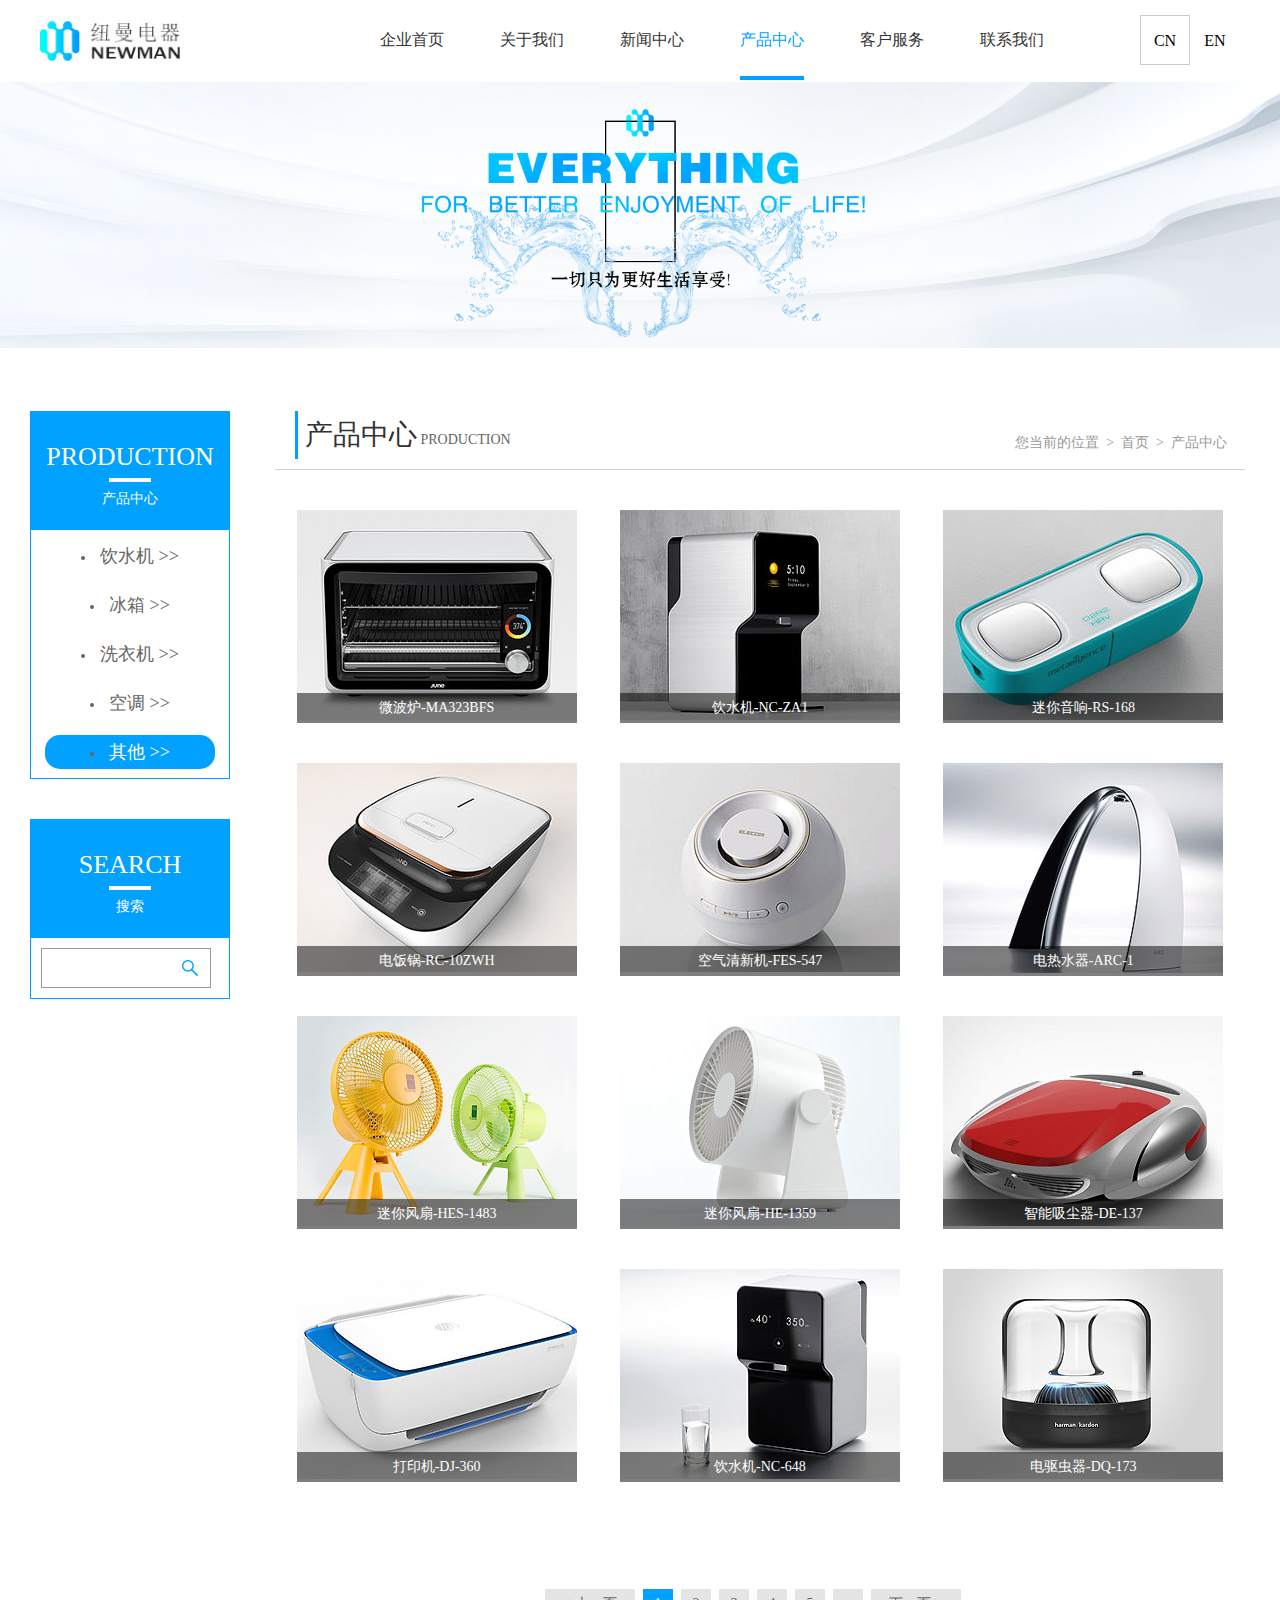
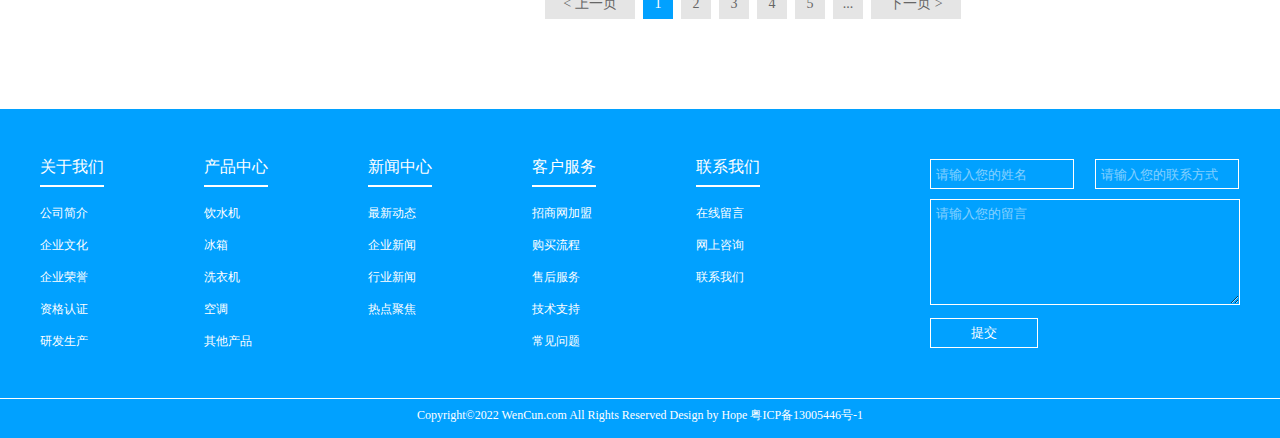
<file: product/product.html>
<!DOCTYPE html>
<html lang="en">
<head>
    <meta charset="UTF-8"/>
    <meta name="keywords" content="纽曼官网,纽曼电器"/>
    <meta name="description" content="该网站为纽曼公司的一个产品展示网站。"/>
    <meta name="render" content="webkit">
    <!--默认选择IE的最高版本-->
    <meta http-equiv="x-ua-compatible" content="IE=edge,chrome=1"/>
    <title>产品中心</title>
    <link rel="stylesheet" href="../css/reset.css">
    <link rel="stylesheet" href="../css/public.css">
    <link rel="stylesheet" href="css/product.css">
</head>
<body>
<!--头部-->
<header>
    <!--logo-->
    <a href="../home/index.html"><img src="../home/imgs/logo.jpg" class="logo" alt="logo"/></a>
    <!--导航栏-->
    <ul class="nav">
        <li><a href="../home/index.html">企业首页</a></li>
        <li><a href="../about/about.html">关于我们</a></li>
        <li><a href="../news/news.html">新闻中心</a></li>
        <li class="nav-active"><a href="../product/product.html">产品中心</a></li>
        <li><a href="../service/service.html">客户服务</a></li>
        <li><a href="../contact/contact.html">联系我们</a></li>
    </ul>
    <!--语言选择-->
    <ul class="language">
        <li>CN</li>
        <li>EN</li>
    </ul>
</header>
<!--banner-->
<div class="banner">
    <a href="../home/index.html"><img class="banner-img" src="imgs/banner_about.png" alt="banner"/></a>
</div>
<!--content-->
<div class="container-content">
    <div class="aside">
        <aside>
            <div class="aside-title">
                <h2 class="title">production</h2>
                <p>产品中心</p>
            </div>
            <ul class="aside-nav">
                <li><a href="#">饮水机 >></a></li>
                <li><a href="#">冰箱 >></a></li>
                <li><a href="#">洗衣机 >></a></li>
                <li><a href="#">空调 >></a></li>
                <li class="aside-active"><a href="#">其他 >></a></li>
            </ul>
        </aside>
        <aside>
            <div class="aside-title">
                <h2 class="title">search</h2>
                <p>搜索</p>
            </div>
            <form action="#">
                <input type="search">
            </form>
        </aside>
    </div>
    <div class="main-content">
        <div class="content-title">
            <h3>产品中心<span> production</span></h3>
            <div class="crumbs-nav">
                您当前的位置&nbsp;&nbsp;&gt;&nbsp;&nbsp;<a href="../home/index.html">首页</a>&nbsp;&nbsp;&gt;&nbsp;&nbsp;<a
              href="news.html">产品中心</a>
            </div>
        </div>
        <ul class="product-list">
            <li>
                <a href="product_details.html">
                    <img src="imgs/product__03.jpg" alt="product">
                    <span class="pro-title">微波炉-MA323BFS</span>
                </a>
            </li>
            <li>
                <a href="product_details.html">
                    <img src="imgs/product__05.jpg" alt="product">
                    <span class="pro-title">饮水机-NC-ZA1</span>
                </a>
            </li>
            <li>
                <a href="product_details.html">
                    <img src="imgs/product__07.jpg" alt="product">
                    <span class="pro-title">迷你音响-RS-168</span>
                </a>
            </li>
            <li><a href="product_details.html"><img src="imgs/product__12.jpg" alt="product"><span
              class="pro-title">电饭锅-RC-10ZWH</span></a></li>
            <li><a href="product_details.html"><img src="imgs/product__13.jpg" alt="product"><span
              class="pro-title">空气清新机-FES-547</span></a></li>
            <li><a href="product_details.html"><img src="imgs/product__14.jpg" alt="product"><span
              class="pro-title">电热水器-ARC-1</span></a></li>
            <li><a href="product_details.html"><img src="imgs/product__18.jpg" alt="product"><span
              class="pro-title">迷你风扇-HES-1483</span></a></li>
            <li><a href="product_details.html"><img src="imgs/product__19.jpg" alt="product"><span
              class="pro-title">迷你风扇-HE-1359</span></a></li>
            <li><a href="product_details.html"><img src="imgs/product__20.jpg" alt="product"><span
              class="pro-title">智能吸尘器-DE-137</span></a></li>
            <li><a href="product_details.html"><img src="imgs/product__24.jpg" alt="product"><span
              class="pro-title">打印机-DJ-360</span></a></li>
            <li><a href="product_details.html"><img src="imgs/product__25.jpg" alt="product"><span
              class="pro-title">饮水机-NC-648</span></a></li>
            <li><a href="product_details.html"><img src="imgs/product__26.jpg" alt="product"><span
              class="pro-title">电驱虫器-DQ-173</span></a></li>
        </ul>
        <ul class="pages">
            <li><a href="#">&lt;&nbsp;上一页</a></li>
            <li class="pages-active"><a href="#">1</a></li>
            <li><a href="#">2</a></li>
            <li><a href="#">3</a></li>
            <li><a href="#">4</a></li>
            <li><a href="#">5</a></li>
            <li><a href="#">...</a></li>
            <li><a href="#">下一页&nbsp;&gt;</a></li>
        </ul>
    </div>

</div>
<!--footer-->
<footer>
    <div class="footer-top">
        <div class="footer-content">
            <dl>
                <dt><a href="#">关于我们</a></dt>
                <dd><a href="#">公司简介</a></dd>
                <dd><a href="#">企业文化</a></dd>
                <dd><a href="#">企业荣誉</a></dd>
                <dd><a href="#">资格认证</a></dd>
                <dd><a href="#">研发生产</a></dd>
            </dl>
            <dl>
                <dt><a href="#">产品中心</a></dt>
                <dd><a href="#">饮水机</a></dd>
                <dd><a href="#">冰箱</a></dd>
                <dd><a href="#">洗衣机</a></dd>
                <dd><a href="#">空调</a></dd>
                <dd><a href="#">其他产品</a></dd>
            </dl>
            <dl>
                <dt><a href="#">新闻中心</a></dt>
                <dd><a href="#">最新动态</a></dd>
                <dd><a href="#">企业新闻</a></dd>
                <dd><a href="#">行业新闻</a></dd>
                <dd><a href="#">热点聚焦</a></dd>
            </dl>
            <dl>
                <dt><a href="#">客户服务</a></dt>
                <dd><a href="#">招商网加盟</a></dd>
                <dd><a href="#">购买流程</a></dd>
                <dd><a href="#">售后服务</a></dd>
                <dd><a href="#">技术支持</a></dd>
                <dd><a href="#">常见问题</a></dd>
            </dl>
            <dl>
                <dt><a href="#">联系我们</a></dt>
                <dd><a href="#">在线留言</a></dd>
                <dd><a href="#">网上咨询</a></dd>
                <dd><a href="#">联系我们</a></dd>
            </dl>
        </div>
        <form action="#" class="footer-contact">
            <input type="text" placeholder="请输入您的姓名"/>
            <input type="tel" placeholder="请输入您的联系方式"/></br>
            <textarea name="" id="" cols="30" rows="10" placeholder="请输入您的留言"></textarea></br>
            <input type="button" value="提交">
        </form>
    </div>
    <p>Copyright&copy;2022 WenCun.com All Rights Reserved Design by Hope 粤ICP备13005446号-1</p>
</footer>

</body>
<script>
    var ul = document.getElementsByClassName('news-list')[0];
    var li = ul.getElementsByTagName('li');
    for(var i=0;i<li.length;i++){
        li[i].onclick = function () {
            location.href = 'news-details.html';
        }
    }

</script>
</html>
</file>
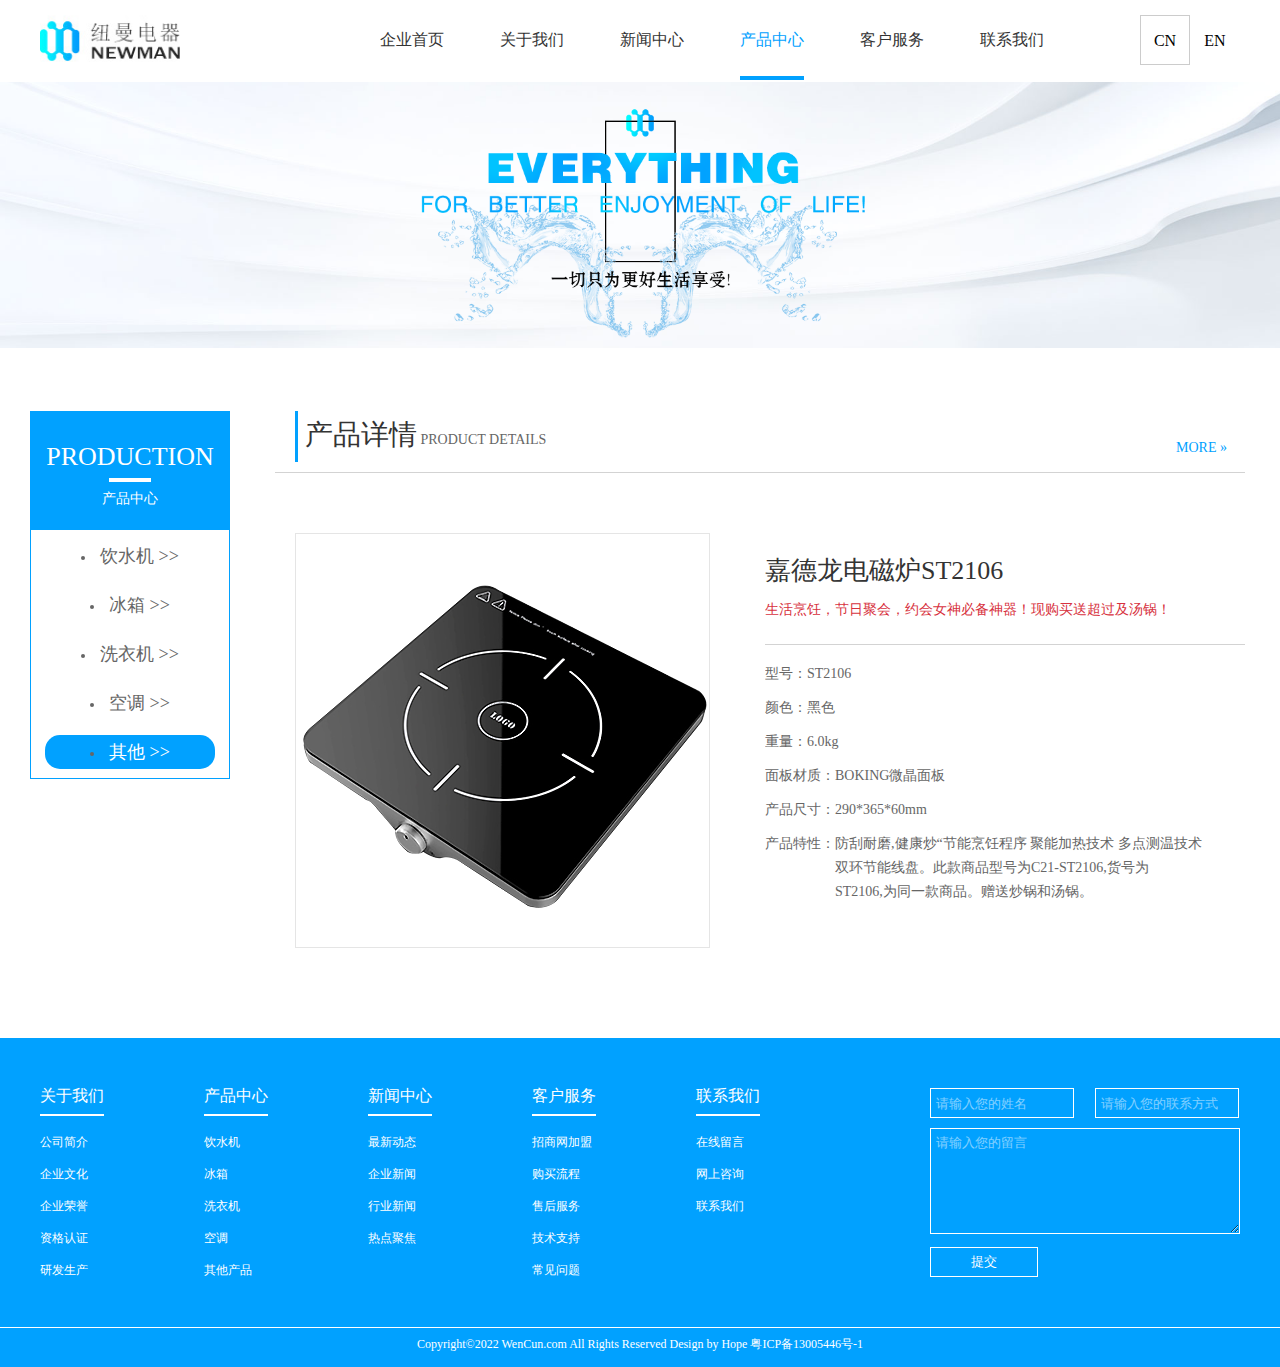
<file: product/product_details.html>
<!DOCTYPE html>
<html lang="en">
<head>
  <meta charset="UTF-8"/>
  <meta name="keywords" content="纽曼官网,纽曼电器"/>
  <meta name="description" content="该网站为纽曼公司的一个产品展示网站。"/>
  <meta name="render" content="webkit">
  <!--默认选择IE的最高版本-->
  <meta http-equiv="x-ua-compatible" content="IE=edge,chrome=1"/>
  <title>产品详情</title>
  <link rel="stylesheet" href="../css/reset.css">
  <link rel="stylesheet" href="../css/public.css">
  <link rel="stylesheet" href="css/product_details.css">
</head>
<body>
<!--头部-->
<header>
  <!--logo-->
  <a href="../home/index.html"><img src="../home/imgs/logo.jpg" class="logo" alt="logo"/></a>
  <!--导航栏-->
  <ul class="nav">
    <li><a href="../home/index.html">企业首页</a></li>
    <li><a href="../about/about.html">关于我们</a></li>
    <li><a href="../news/news.html">新闻中心</a></li>
    <li class="nav-active"><a href="../product/product.html">产品中心</a></li>
    <li><a href="../service/service.html">客户服务</a></li>
    <li><a href="../contact/contact.html">联系我们</a></li>
  </ul>
  <!--语言选择-->
  <ul class="language">
    <li>CN</li>
    <li>EN</li>
  </ul>
</header>
<!--banner-->
<div class="banner">
  <a href="../home/index.html"><img class="banner-img" src="imgs/banner_about.png" alt="banner"/></a>
</div>
<!--content-->
<div class="container-content">
  <aside>
    <div class="aside-title">
      <h2 class="title">production</h2>
      <p>产品中心</p>
    </div>
    <ul class="aside-nav">
      <li><a href="#">饮水机 >></a></li>
      <li><a href="#">冰箱 >></a></li>
      <li><a href="#">洗衣机 >></a></li>
      <li><a href="#">空调 >></a></li>
      <li class="aside-active"><a href="#">其他 >></a></li>
    </ul>
  </aside>
  <div class="main-content">
    <div class="content-title">
      <h3>产品详情<span> product details</span></h3>
      <div class="crumbs-nav">
        <a href="product.html"><span>MORE &raquo;</span></a>
      </div>
    </div>
    <div class="pro-details">
      <img src="./imgs/pro_details_01.png" alt="pro_details">
      <div class="details-desc">
        <h3 class="details-title">嘉德龙电磁炉ST2106</h3>
        <p>生活烹饪，节日聚会，约会女神必备神器！现购买送超过及汤锅！</p>
        <p>型号：ST2106</p>
        <p>颜色：黑色</p>
        <p>重量：6.0kg</p>
        <p>面板材质：BOKING微晶面板</p>
        <p>产品尺寸：290*365*60mm</p>
        <span>产品特性：</span>
        <span>防刮耐磨,健康炒“节能烹饪程序 聚能加热技术 多点测温技术</br>双环节能线盘。此款商品型号为C21-ST2106,货号为</br>ST2106,为同一款商品。赠送炒锅和汤锅。 </span>
      </div>
    </div>
  </div>

</div>
<!--footer-->
<footer>
  <div class="footer-top">
    <div class="footer-content">
      <dl>
        <dt><a href="#">关于我们</a></dt>
        <dd><a href="#">公司简介</a></dd>
        <dd><a href="#">企业文化</a></dd>
        <dd><a href="#">企业荣誉</a></dd>
        <dd><a href="#">资格认证</a></dd>
        <dd><a href="#">研发生产</a></dd>
      </dl>
      <dl>
        <dt><a href="#">产品中心</a></dt>
        <dd><a href="#">饮水机</a></dd>
        <dd><a href="#">冰箱</a></dd>
        <dd><a href="#">洗衣机</a></dd>
        <dd><a href="#">空调</a></dd>
        <dd><a href="#">其他产品</a></dd>
      </dl>
      <dl>
        <dt><a href="#">新闻中心</a></dt>
        <dd><a href="#">最新动态</a></dd>
        <dd><a href="#">企业新闻</a></dd>
        <dd><a href="#">行业新闻</a></dd>
        <dd><a href="#">热点聚焦</a></dd>
      </dl>
      <dl>
        <dt><a href="#">客户服务</a></dt>
        <dd><a href="#">招商网加盟</a></dd>
        <dd><a href="#">购买流程</a></dd>
        <dd><a href="#">售后服务</a></dd>
        <dd><a href="#">技术支持</a></dd>
        <dd><a href="#">常见问题</a></dd>
      </dl>
      <dl>
        <dt><a href="#">联系我们</a></dt>
        <dd><a href="#">在线留言</a></dd>
        <dd><a href="#">网上咨询</a></dd>
        <dd><a href="#">联系我们</a></dd>
      </dl>
    </div>
    <form action="#" class="footer-contact">
      <input type="text" placeholder="请输入您的姓名"/>
      <input type="tel" placeholder="请输入您的联系方式"/></br>
      <textarea name="" id="" cols="30" rows="10" placeholder="请输入您的留言"></textarea></br>
      <input type="button" value="提交">
    </form>
  </div>
  <p>Copyright&copy;2022 WenCun.com All Rights Reserved Design by Hope 粤ICP备13005446号-1</p>
</footer>

</body>

</html>
</file>
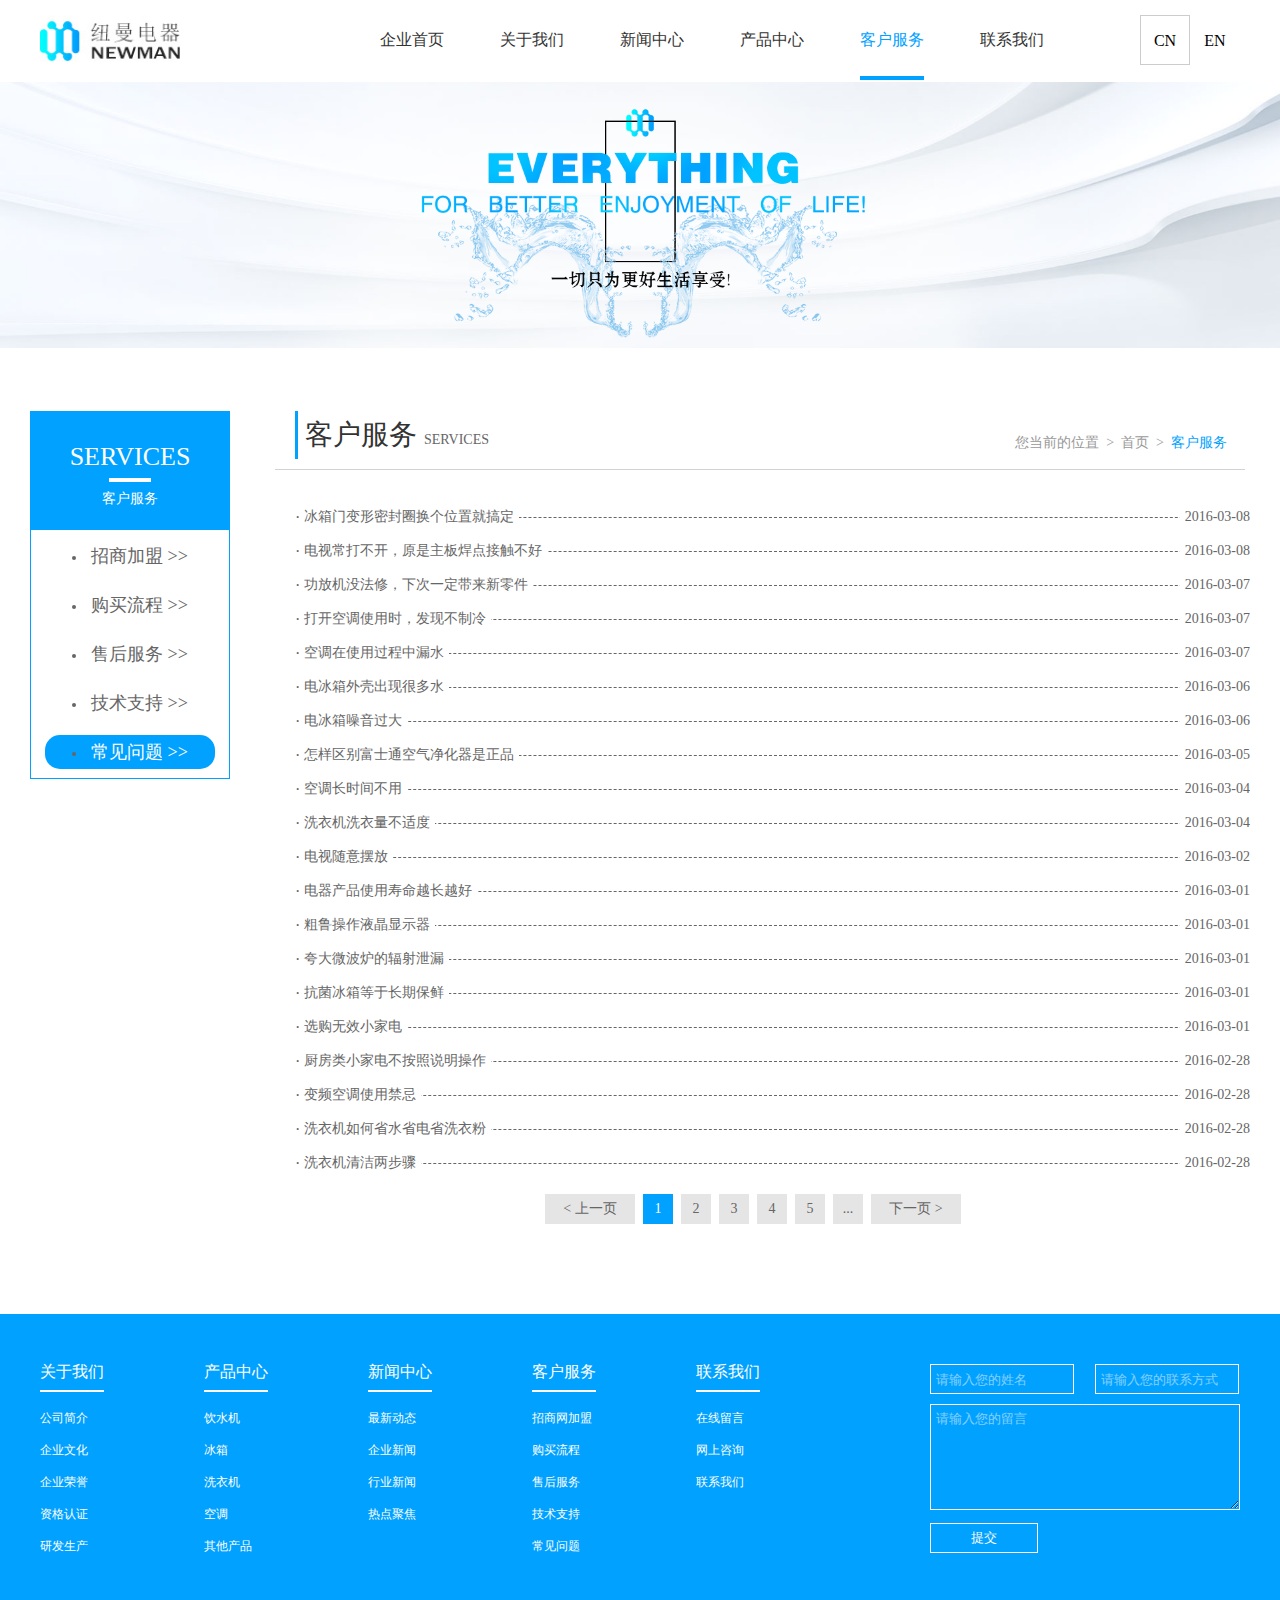
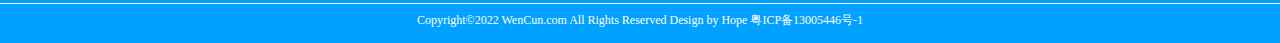
<file: service/service.html>
<!DOCTYPE html>
<html lang="en">
<head>
  <meta charset="UTF-8"/>
  <meta name="keywords" content="纽曼官网,纽曼电器"/>
  <meta name="description" content="该网站为纽曼公司的一个产品展示网站。"/>
  <meta name="render" content="webkit">
  <!--默认选择IE的最高版本-->
  <meta http-equiv="x-ua-compatible" content="IE=edge,chrome=1"/>
  <title>客户服务</title>
  <link rel="stylesheet" href="../css/reset.css">
  <link rel="stylesheet" href="../css/public.css">
  <link rel="stylesheet" href="css/service.css">
</head>
<body>
<!--头部-->
<header>
  <!--logo-->
  <a href="../home/index.html"><img src="../home/imgs/logo.jpg" class="logo" alt="logo"/></a>
  <!--导航栏-->
  <ul class="nav">
    <li><a href="../home/index.html">企业首页</a></li>
    <li><a href="../about/about.html">关于我们</a></li>
    <li><a href="../news/news.html">新闻中心</a></li>
    <li><a href="../product/product.html">产品中心</a></li>
    <li class="nav-active"><a href="../service/service.html">客户服务</a></li>
    <li><a href="../contact/contact.html">联系我们</a></li>
  </ul>
  <!--语言选择-->
  <ul class="language">
    <li>CN</li>
    <li>EN</li>
  </ul>
</header>
<!--banner-->
<div class="banner">
  <a href="../home/index.html"><img class="banner-img" src="../product/imgs/banner_about.png" alt="banner"/></a>
</div>
<!--content-->
<div class="container-content">
  <aside>
    <div class="aside-title">
      <h2 class="title">SERVICES</h2>
      <p>客户服务</p>
    </div>
    <ul class="aside-nav">
      <li><a href="#">招商加盟 >></a></li>
      <li><a href="#">购买流程 >></a></li>
      <li><a href="#">售后服务 >></a></li>
      <li><a href="#">技术支持 >></a></li>
      <li  class="aside-active"><a href="#">常见问题 >></a></li>
    </ul>
  </aside>
  <div class="main-content">
    <div class="content-title">
      <h3>客户服务<span> &nbsp;services</span></h3>
      <div class="crumbs-nav">
        您当前的位置&nbsp;&nbsp;&gt;&nbsp;&nbsp;<a href="../home/index.html">首页</a>&nbsp;&nbsp;&gt;&nbsp;&nbsp;<span>客户服务</span>
      </div>
    </div>
    <ul class="services-list">
      <li><a href="service_details.html"><span class="service-item">冰箱门变形密封圈换个位置就搞定</span><span class="line">  </span><span
        class="service-date">2016-03-08</span></a></li>
      <li><a href="service_details.html"><span class="service-item">电视常打不开，原是主板焊点接触不好</span><span class="line"></span><span
        class="service-date">2016-03-08</span></a></li>
      <li><a href="service_details.html"><span class="service-item">功放机没法修，下次一定带来新零件</span><span class="line"></span><span
        class="service-date">2016-03-07</span></a></li>
      <li><a href="service_details.html"><span class="service-item">打开空调使用时，发现不制冷</span><span class="line"></span><span
        class="service-date">2016-03-07</span></a></li>
      <li><a href="service_details.html"><span class="service-item">空调在使用过程中漏水</span><span class="line"></span><span
        class="service-date">2016-03-07</span></a></li>
      <li><a href="service_details.html"><span class="service-item">电冰箱外壳出现很多水</span><span class="line"></span><span
        class="service-date">2016-03-06</span></a></li>
      <li><a href="service_details.html"><span class="service-item">电冰箱噪音过大</span><span class="line"></span><span
        class="service-date">2016-03-06</span></a></li>
      <li><a href="service_details.html"><span class="service-item">怎样区别富士通空气净化器是正品</span><span class="line"></span><span
        class="service-date">2016-03-05</span></a></li>
      <li><a href="service_details.html"><span class="service-item">空调长时间不用</span><span class="line"></span><span
        class="service-date">2016-03-04</span></a></li>
      <li><a href="service_details.html"><span class="service-item">洗衣机洗衣量不适度</span><span class="line"></span><span
        class="service-date">2016-03-04</span></a></li>
      <li><a href="service_details.html"><span class="service-item">电视随意摆放</span><span class="line"></span><span
        class="service-date">2016-03-02</span></a></li>
      <li><a href="service_details.html"><span class="service-item">电器产品使用寿命越长越好</span><span class="line"></span><span
        class="service-date">2016-03-01</span></a></li>
      <li><a href="service_details.html"><span class="service-item">粗鲁操作液晶显示器</span><span class="line"></span><span
        class="service-date">2016-03-01</span></a></li>
      <li><a href="service_details.html"><span class="service-item">夸大微波炉的辐射泄漏</span><span class="line"></span><span
        class="service-date">2016-03-01</span></a></li>
      <li><a href="service_details.html"><span class="service-item">抗菌冰箱等于长期保鲜</span><span class="line"></span><span
        class="service-date">2016-03-01</span></a></li>
      <li><a href="service_details.html"><span class="service-item">选购无效小家电</span><span class="line"></span><span
        class="service-date">2016-03-01</span></a></li>
      <li><a href="service_details.html"><span class="service-item">厨房类小家电不按照说明操作</span><span class="line"></span><span
        class="service-date">2016-02-28</span></a></li>
      <li><a href="service_details.html"><span class="service-item">变频空调使用禁忌</span><span class="line"></span><span
        class="service-date">2016-02-28</span></a></li>
      <li><a href="service_details.html"><span class="service-item">洗衣机如何省水省电省洗衣粉</span><span class="line"></span><span
        class="service-date">2016-02-28</span></a></li>
      <li><a href="service_details.html"><span class="service-item">洗衣机清洁两步骤</span><span class="line"></span><span
        class="service-date">2016-02-28</span></a></li>
    </ul>
    <ul class="pages">
      <li><a href="#">&lt;&nbsp;上一页</a></li>
      <li class="pages-active"><a href="#">1</a></li>
      <li><a href="#">2</a></li>
      <li><a href="#">3</a></li>
      <li><a href="#">4</a></li>
      <li><a href="#">5</a></li>
      <li><a href="#">...</a></li>
      <li><a href="#">下一页&nbsp;&gt;</a></li>
    </ul>
  </div>

</div>
<!--footer-->
<footer>
  <div class="footer-top">
    <div class="footer-content">
      <dl>
        <dt><a href="#">关于我们</a></dt>
        <dd><a href="#">公司简介</a></dd>
        <dd><a href="#">企业文化</a></dd>
        <dd><a href="#">企业荣誉</a></dd>
        <dd><a href="#">资格认证</a></dd>
        <dd><a href="#">研发生产</a></dd>
      </dl>
      <dl>
        <dt><a href="#">产品中心</a></dt>
        <dd><a href="#">饮水机</a></dd>
        <dd><a href="#">冰箱</a></dd>
        <dd><a href="#">洗衣机</a></dd>
        <dd><a href="#">空调</a></dd>
        <dd><a href="#">其他产品</a></dd>
      </dl>
      <dl>
        <dt><a href="#">新闻中心</a></dt>
        <dd><a href="#">最新动态</a></dd>
        <dd><a href="#">企业新闻</a></dd>
        <dd><a href="#">行业新闻</a></dd>
        <dd><a href="#">热点聚焦</a></dd>
      </dl>
      <dl>
        <dt><a href="#">客户服务</a></dt>
        <dd><a href="#">招商网加盟</a></dd>
        <dd><a href="#">购买流程</a></dd>
        <dd><a href="#">售后服务</a></dd>
        <dd><a href="#">技术支持</a></dd>
        <dd><a href="#">常见问题</a></dd>
      </dl>
      <dl>
        <dt><a href="#">联系我们</a></dt>
        <dd><a href="#">在线留言</a></dd>
        <dd><a href="#">网上咨询</a></dd>
        <dd><a href="#">联系我们</a></dd>
      </dl>
    </div>
    <form action="#" class="footer-contact">
      <input type="text" placeholder="请输入您的姓名"/>
      <input type="tel" placeholder="请输入您的联系方式"/></br>
      <textarea name="" id="" cols="30" rows="10" placeholder="请输入您的留言"></textarea></br>
      <input type="button" value="提交">
    </form>
  </div>
  <p>Copyright&copy;2022 WenCun.com All Rights Reserved Design by Hope 粤ICP备13005446号-1</p>
</footer>

</body>

</html>
</file>
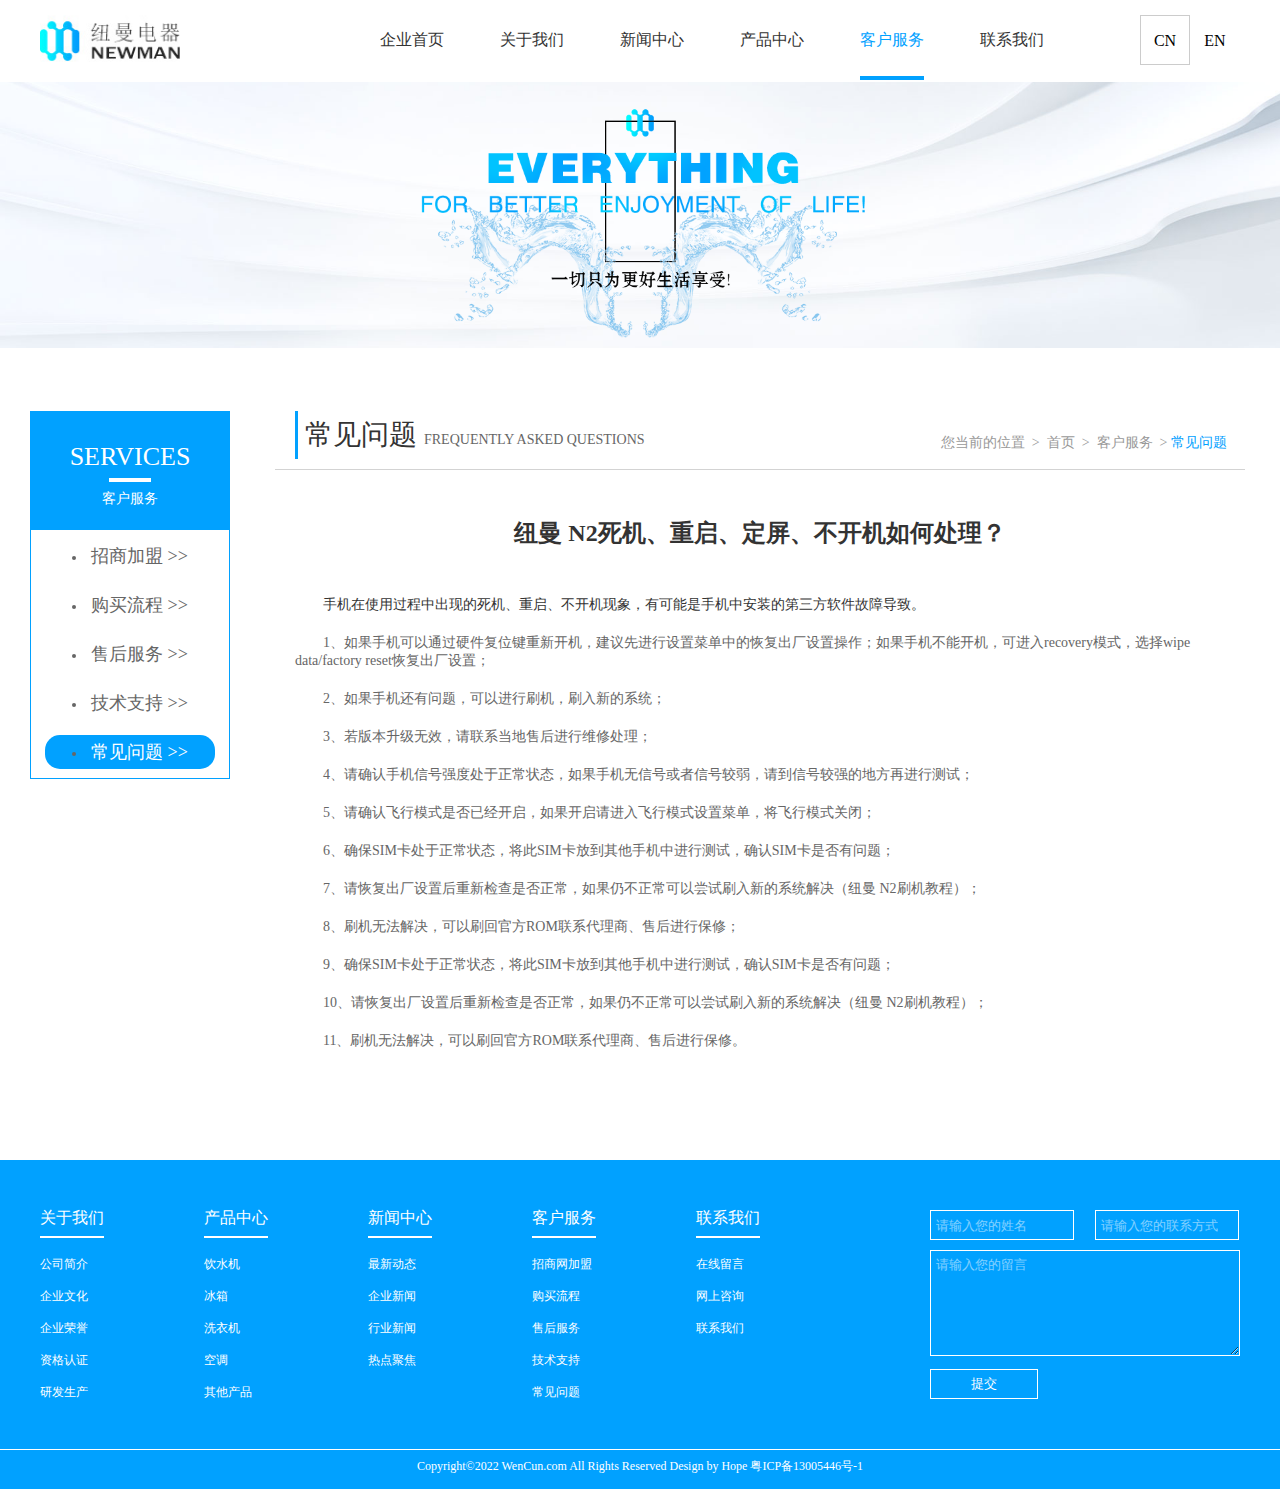
<file: service/service_details.html>
<!DOCTYPE html>
<html lang="en">
<head>
  <meta charset="UTF-8"/>
  <meta name="keywords" content="纽曼官网,纽曼电器"/>
  <meta name="description" content="该网站为纽曼公司的一个产品展示网站。"/>
  <meta name="render" content="webkit">
  <!--默认选择IE的最高版本-->
  <meta http-equiv="x-ua-compatible" content="IE=edge,chrome=1"/>
  <title>常见问题</title>
  <link rel="stylesheet" href="../css/reset.css">
  <link rel="stylesheet" href="../css/public.css">
  <link rel="stylesheet" href="css/service_details.css">
</head>
<body>
<!--头部-->
<header>
  <!--logo-->
  <a href="../home/index.html"><img src="../home/imgs/logo.jpg" class="logo" alt="logo"/></a>
  <!--导航栏-->
  <ul class="nav">
    <li><a href="../home/index.html">企业首页</a></li>
    <li><a href="../about/about.html">关于我们</a></li>
    <li><a href="../news/news.html">新闻中心</a></li>
    <li><a href="../product/product.html">产品中心</a></li>
    <li class="nav-active"><a href="../service/service.html">客户服务</a></li>
    <li><a href="../contact/contact.html">联系我们</a></li>
  </ul>
  <!--语言选择-->
  <ul class="language">
    <li>CN</li>
    <li>EN</li>
  </ul>
</header>
<!--banner-->
<div class="banner">
  <a href="../home/index.html"><img class="banner-img" src="../product/imgs/banner_about.png" alt="banner"/></a>
</div>
<!--content-->
<div class="container-content">
  <aside>
    <div class="aside-title">
      <h2 class="title">SERVICES</h2>
      <p>客户服务</p>
    </div>
    <ul class="aside-nav">
      <li><a href="#">招商加盟 >></a></li>
      <li><a href="#">购买流程 >></a></li>
      <li><a href="#">售后服务 >></a></li>
      <li><a href="#">技术支持 >></a></li>
      <li  class="aside-active"><a href="#">常见问题 >></a></li>
    </ul>
  </aside>
  <div class="main-content">
    <div class="content-title">
      <h3>常见问题<span> &nbsp;frequently  asked  questions</span></h3>
      <div class="crumbs-nav">
        您当前的位置&nbsp;&nbsp;&gt;&nbsp;&nbsp;<a href="../home/index.html">首页</a>&nbsp;&nbsp;&gt;&nbsp;&nbsp;<a
        href="service.html">客户服务</a>&nbsp;&nbsp;&gt;&nbsp;<span>常见问题</span>
      </div>
    </div>
    <div class="questions">
      <h2>纽曼 N2死机、重启、定屏、不开机如何处理？</h2>
      <strong>手机在使用过程中出现的死机、重启、不开机现象，有可能是手机中安装的第三方软件故障导致。</strong>
      <ol>
        <li>1、如果手机可以通过硬件复位键重新开机，建议先进行设置菜单中的恢复出厂设置操作；如果手机不能开机，可进入recovery模式，选择wipe data/factory reset恢复出厂设置；</li>
        <li>2、如果手机还有问题，可以进行刷机，刷入新的系统； </li>
        <li>3、若版本升级无效，请联系当地售后进行维修处理；</li>
        <li>4、请确认手机信号强度处于正常状态，如果手机无信号或者信号较弱，请到信号较强的地方再进行测试；</li>
        <li>5、请确认飞行模式是否已经开启，如果开启请进入飞行模式设置菜单，将飞行模式关闭；</li>
        <li>6、确保SIM卡处于正常状态，将此SIM卡放到其他手机中进行测试，确认SIM卡是否有问题；</li>
        <li>7、请恢复出厂设置后重新检查是否正常，如果仍不正常可以尝试刷入新的系统解决（纽曼 N2刷机教程）；</li>
        <li>8、刷机无法解决，可以刷回官方ROM联系代理商、售后进行保修；</li>
        <li>9、确保SIM卡处于正常状态，将此SIM卡放到其他手机中进行测试，确认SIM卡是否有问题；</li>
        <li>10、请恢复出厂设置后重新检查是否正常，如果仍不正常可以尝试刷入新的系统解决（纽曼 N2刷机教程）；</li>
        <li>11、刷机无法解决，可以刷回官方ROM联系代理商、售后进行保修。</li>
      </ol>
    </div>
  </div>

</div>
<!--footer-->
<footer>
  <div class="footer-top">
    <div class="footer-content">
      <dl>
        <dt><a href="#">关于我们</a></dt>
        <dd><a href="#">公司简介</a></dd>
        <dd><a href="#">企业文化</a></dd>
        <dd><a href="#">企业荣誉</a></dd>
        <dd><a href="#">资格认证</a></dd>
        <dd><a href="#">研发生产</a></dd>
      </dl>
      <dl>
        <dt><a href="#">产品中心</a></dt>
        <dd><a href="#">饮水机</a></dd>
        <dd><a href="#">冰箱</a></dd>
        <dd><a href="#">洗衣机</a></dd>
        <dd><a href="#">空调</a></dd>
        <dd><a href="#">其他产品</a></dd>
      </dl>
      <dl>
        <dt><a href="#">新闻中心</a></dt>
        <dd><a href="#">最新动态</a></dd>
        <dd><a href="#">企业新闻</a></dd>
        <dd><a href="#">行业新闻</a></dd>
        <dd><a href="#">热点聚焦</a></dd>
      </dl>
      <dl>
        <dt><a href="#">客户服务</a></dt>
        <dd><a href="#">招商网加盟</a></dd>
        <dd><a href="#">购买流程</a></dd>
        <dd><a href="#">售后服务</a></dd>
        <dd><a href="#">技术支持</a></dd>
        <dd><a href="#">常见问题</a></dd>
      </dl>
      <dl>
        <dt><a href="#">联系我们</a></dt>
        <dd><a href="#">在线留言</a></dd>
        <dd><a href="#">网上咨询</a></dd>
        <dd><a href="#">联系我们</a></dd>
      </dl>
    </div>
    <form action="#" class="footer-contact">
      <input type="text" placeholder="请输入您的姓名"/>
      <input type="tel" placeholder="请输入您的联系方式"/></br>
      <textarea name="" id="" cols="30" rows="10" placeholder="请输入您的留言"></textarea></br>
      <input type="button" value="提交">
    </form>
  </div>
  <p>Copyright&copy;2022 WenCun.com All Rights Reserved Design by Hope 粤ICP备13005446号-1</p>
</footer>

</body>

</html>
</file>
<file: css/public.css>
/*body{
  max-width: 1920px;
}*/
/*导航栏*/
header {
  width: 1200px;
  height: 80px;
  line-height: 80px;
  margin: 0 auto;
}

header .logo {
  width: 140px;
  margin-right: 200px;
  float: left;
}

header .nav {
  float: left;
  overflow: hidden;
}

header .nav li {
  height: 80px;
  line-height: 80px;
  float: left;
  font-size: 16px;
  margin-right: 56px;
  box-sizing: border-box;
}

header .nav li.nav-active, header .nav li:hover {
  border-bottom: 4px solid #01a1ff;
}

header .nav li a {
  color: #333333;
}

header .nav li.nav-active a, header .nav li:hover a {
  color: #01a1ff;
}

header .language {
  float: right;
}

header .language li {
  float: left;
  width: 50px;
  height: 50px;
  line-height: 50px;
  text-align: center;
  margin-top: 15px;
  border: 1px solid transparent; /*需要在这里先加上，不然直接在hover里加边框会有个挤得效果*/
  box-sizing: border-box;
  cursor: pointer;
}

header .language li:hover, header .language li:first-child {
  border-color: #ccc;
}

/*banner*/
.banner {
  width: 100%;
  /*height: 400px;*/
  position: relative;
  overflow: hidden;
}
.banner .imgs{
  width: 1000%;
  /*position: absolute;*/
  overflow: hidden;
}
.banner .imgs li{
  float: left;
}
.banner .imgs img{
  max-width: 100%;
  max-height: 100%;
  width: auto;
  height: auto;
}
.prev, .next{
  position: absolute;
  top: 184px;
  width: 32px;
  height: 32px;
  cursor: pointer;
}
.prev{
  background: url("../home/imgs/index-xb2.png") no-repeat;
  left: 44px;
}
.next{
  background: url("../home/imgs/index-xb1.png") no-repeat;
  right: 44px;
}
.prev:hover{
  background: url("../home/imgs/index-xb4.png") no-repeat;
}
.next:hover{
  background: url("../home/imgs/index-xb3.png") no-repeat;
}
.banner .count{
  position: absolute;
  bottom: 5px;
  left: 50%;
  margin-left: -30px;
}
.banner .count li{
  float: left;
  width: 12px;
  height: 12px;
  -webkit-border-radius: 50%;
  -moz-border-radius: 50%;
  border-radius: 50%;
  background-color: #000;
  opacity: 0.1;
  filter: alpha(opacity=10);
  margin-right: 4px;
  cursor: pointer;
}
.banner .count li:first-child, .banner .count li:hover{
  background-color: #01a1ff;
  opacity: 1;
  filter: alpha(opacity=1);
}
.banner .count li:last-child{
  margin-right: 0;
}

/*标题公共样式*/
.title{
  font: 34px "Franklin Gothic Medium";
  text-transform: uppercase;
  text-align: center;
  position: relative;
  margin-bottom: 27px;
}
.title:after{
  content: '';
  width: 42px;
  display: block;
  border-bottom: 4px solid #01a1ff;
  position: absolute;
  left: 50%;
  margin-left: -21px;
  bottom: -10px;
}
.index-p{
  font: 14px 微软雅黑;
  color: #666666;
  line-height: 24px;
  text-align: center;
  padding: 0 85px;
  box-sizing: border-box;
  width: 1200px;
  margin: 0 auto;
}

/*container*/
.container-content{
  width:1220px;
  margin: 60px auto 90px;
  overflow: hidden;
}
.main-content{
  float: left;
  width: 970px;
  box-sizing: border-box;
  /*margin-left: 45px;*/
}
/*aside*/
aside{
  float: left;
  width: 200px;
  /*height: 340px;*/
  border: 1px solid #01a1ff;
  box-sizing: border-box;
  margin-right: 45px;
}
aside .aside-title{
  background-color: #01a1ff;
  padding: 30px 0 24px;
  text-align: center;
  color: #fff;
  text-transform: uppercase;
}
aside .title{
  margin-bottom: 20px;
  font-size: 26px;
}
aside .title:after{
  border-bottom-color: #fff;
}
aside .aside-title p{
  font-size: 14px;
}
aside .aside-nav{
  padding: 9px 14px;
}
aside .aside-nav li{
  font-size: 18px;
  text-align: center;
  padding: 8px 0;
  margin-bottom: 15px;
  list-style-type: disc;
  list-style-position: inside;
}
aside .aside-nav li::marker{
  font-size: 14px;
  color: #666;
}
aside .aside-nav li:last-child{
  margin-bottom: 0;
}
aside .aside-nav li.aside-active,aside .aside-nav li:hover{
  background-color: #01a1ff;
  -webkit-border-radius: 15px;
  -moz-border-radius: 15px;
  border-radius: 15px;
}
aside .aside-nav li.aside-active a,aside .aside-nav li:hover a{
  color: #fff;
}
aside .aside-nav li a{
  color: #666;
}

/*content title*/
.content-title {
  padding: 0 18px 10px 20px;
  border-bottom: 1px solid #d3d3d3;
  overflow: hidden;
}
.content-title h3{
  float: left;
  font-size: 28px;
  color: #333;
  padding: 10px 8px 10px 7px;
  border-left: 3px solid #01a1ff;
}
.content-title h3 span{
  color: #666;
  font-size: 14px;
  text-transform: uppercase;
}
.content-title .crumbs-nav{
  float: right;
  color: #999;
  font-size: 14px;
  padding-top: 25px;
}
.content-title .crumbs-nav a{
  color: #999;
}
.content-title .crumbs-nav span,.content-title .crumbs-nav a:hover{
  color: #01a1ff;
}
/*footer*/
footer{
  width: 100%;
  background-color: #01a1ff;
}
footer a{
  color: #fff;
}
footer .footer-top{
  width: 1200px;
  margin: 0 auto;
  padding: 50px 0;
  overflow: hidden;
}
.footer-content{
  float: left;
}
.footer-content dl{
  float: left;
  margin-right: 100px;
}
.footer-content dl:last-child{
  margin-right: 0;
}
.footer-content dl dt{
  font-size: 16px;
  padding-bottom: 10px;
  border-bottom: 2px solid #fff;
}
.footer-content dl dd{
  font-size: 12px;
  margin-top: 20px;
}
.footer-top .footer-contact{
  float: right;
}
.footer-contact input{
  width: 144px;
  height: 30px;
  background-color: transparent;
  outline: none;
  border: 1px solid #fff;
  color: #fff;
  padding-left: 5px;
  box-sizing: border-box;
}
.footer-contact input:first-child{
  margin-right: 17px;
}
.footer-contact input::-webkit-input-placeholder,.footer-contact textarea::-webkit-input-placeholder{
  color: #fff;
  opacity: 0.5;
  filter: alpha(opacity=50);
}
.footer-contact input::-ms-input-placeholder,.footer-contact textarea::-ms-input-placeholder{
  color: #fff;
  opacity: 0.5;
  filter: alpha(opacity=50);
}
.footer-contact textarea{
  outline: none;
  margin: 10px 0;
  width: 310px;
  height: 106px;
  background-color: transparent;
  border: 1px solid #fff;
  color: #fff;
  padding: 5px;
  box-sizing: border-box;
}
.footer-contact input[type=button]{
  width: 108px;
  height: 30px;
  cursor: pointer;
}
footer p{
  font-size: 12px;
  width: 100%;
  height: 40px;
  /*margin: 0 auto;*/
  padding: 10px;
  border-top: 1px solid #fff;
  text-align: center;
  color: #fff;
  box-sizing: border-box;
}
/*banner*/
.banner img.banner-img{
  width: 100%;
}
/*pages*/
.pages{
  position: relative;
  left: 270px;
}
.pages li{
  display: inline-block;
  width: 30px;
  height: 30px;
  background-color: #e5e5e5;
  text-align: center;
  line-height: 30px;
  font-size: 14px;
  margin-right: 4px;
  cursor: pointer;
}
.pages li:first-child,.pages li:last-child{
  width: 90px;
}
.pages li a{
  color: #666;
}
.pages li:hover a,.pages li.pages-active a{
  color: #fff;
}
.pages li:hover,.pages li.pages-active{
  background-color: #01a1ff;
}
</file>
<file: home/css/index.css>
/*welcome*/
.welcome{
  margin: 55px auto 120px;
  width: 1200px;
}
.welcome .classic{
  width: 1200px;
  margin: 60px auto 0;
  display: flex;
  justify-content: space-around;
}
.welcome .classic li{
  flex-basis: 227px;
  text-align: center;
  height: 300px;
  padding: 43px 15px 27px;
  box-sizing: border-box;
}
.welcome .classic li p{
  padding: 0;
  font: 12px 宋体;
  line-height: 24px;
  color: #999999;
}
.welcome .classic li h3{
  margin-top: 44px;
  font: 20px "Franklin Gothic Medium";
  text-transform: uppercase;
  color: #333333;
}
.welcome .classic li h4{
  font: 14px 微软雅黑;
  margin: 5px auto 27px;
  color: #666666;
}
/*production center*/
.production{
  margin: 0 auto 120px;
  position: relative;
}
.production .pro-list{
  margin-top: 50px;
  overflow: hidden;
}
.production .pro-list li{
  float: left;
  width: 16.666%;
  /*background-color:;*/
  box-sizing: border-box;
  /*max-width: 320px;*/
}
.production .pro-list li img{
  width: 100%;
}
.production .pro-list li .pro-title{
  position: relative;
  display: block;
  background-color: #e5e5e5;
  width: 100%;
  margin-top: -2px;
}
.production .pro-list li .pro-title span{
  padding: 2% 0 2% 5%;
  /*text-align: left;*/
  display: inline-block;
  font: 14px 微软雅黑;
  color: #333333;
}
.production .pro-list li .pro-title .iconfont{
  position: absolute;
  color: #999999;
  font-size: 16px;
  right: 5%;
}

.production .pro-list li:hover .pro-title{
  background-color: #01a1ff;
}
.production .pro-list li:hover .pro-title span{
  color: #fff;
}
.production .prev{
  left: 270px;
  top: 230px;
}
.production .next{
  right: 270px;
  top: 230px;
}
/*news-center*/
.news-center{
  width: 1200px;
  margin: 0 auto 120px;
}
.news-center .news-show{
  margin-top: 54px;
  overflow: hidden;
}
.news-center .news-left{
  float: left;
  width: 556px;
  height: 350px;
  background: url("../imgs/news01.png") no-repeat;
}
.news-center .news-left p{
  height: 40px;
  line-height: 40px;
  color: #fff;
  font: 18px 黑体;
  background-color: #01a1ff;
  padding: 10px;
  box-sizing: border-box;
  margin-top: 260px;
  text-transform: uppercase;
}
.news-center .news-left li{
  width: 111.2px;
  height: 5px;
  float: left;
  background-color: #fff;
  margin-top: 12px;
}
.news-center .news-left li:nth-child(2){
  background-color: #01a1ff;
}
.news-center .news-right{
  float: right;
  width: 605px;
}
.news-right .news-eps{
  overflow: hidden;
  display: block;
  margin-bottom: 10px;
}
.news-eps .news-date{
  display: block;
  width: 70px;
  height: 78px;
  float: left;
  border: 1px solid #01a1ff;
  box-sizing: border-box;
}
.news-date span:first-child{
  font: bold 40px Arial;
  height: 57px;
  line-height: 57px;
  text-align: center;
  display: block;
  color: #01a1ff;
}
.news-date span:last-child{
  font: 14px Arial;
  display: block;
  height: 20px;
  line-height: 20px;
  background-color: #01a1ff;
  text-align: center;
  color: #fff;
}
.news-eps .news-content{
  display: block;
  margin-left: 10px;
  float: right;
  width: 520px;
}
.news-content .h2{
  display: block;
  font: 18px 黑体;
  color: #01a1ff;
  margin: 5px 0 15px;
}
.news-content .p{
  display: block;
  font-size: 12px;
  color: #999;
  line-height: 20px;
}
.news-eps .news-content{
  float: left;
}
.news-right .news-list{
  list-style-type: disc;
  list-style-position: inside;
}
.news-list li{
  padding: 13px 0;
  border-top: 1px dashed #ccc;
  position: relative;
}
.news-list li:last-child{
  border-bottom: 1px dashed #ccc;
}
.news-list li::marker{
  color: #666;
  font-size: 10px;
}
.news-list li a{
  font-size: 14px;
  color: #666;
}
.news-list li a small{
  position: absolute;
  right: 0;
}

/*video center*/
.video-center{
  width: 1200px;
  margin: 0 auto 144px;
  position: relative;
}
.video-list{
  margin-top: 54px;
  overflow: hidden;
  display: flex;
  justify-content: space-between;
  padding: 4px;
}
.video-list li{
  flex: 0 0 260px;
  position: relative;
  overflow: hidden;
}
.video-list li .video-title{
  display: block;
  margin: 25px 0 10px;
  color: #333;
  text-align: center;
  font: 16px 微软雅黑;
}
.video-list li .video-desc{
  display: block;
  font: 12px 微软雅黑;
  color: #999;
  text-align: center;
}
.video-list li .play{
  display: block;
  width: 45px;
  height: 45px;
  border: 3px solid #fff;
  -webkit-border-radius: 50%;
  -moz-border-radius: 50%;
  border-radius: 50%;
  background-color: rgba(0,0,0,.5);
  position: absolute;
  left: 103px;
  top: 71px;
}
.video-list li .play:after{
  display: block;
  content: "";
  border: 15px solid transparent;
  border-left-color: #fff;
  position: absolute;
  left: 18px;
  top: 8px;
}
.video-list li:hover .video-title{
  color: #01a1ff;
}
.video-list li:hover .play{
  border-color: #01a1ff;
  width: 54px;
  height: 54px;
  background-color: rgba(255,255,255,.5);
}
.video-list li:hover .play:after{
  border-left-color: #01a1ff;
  border-width: 20px;
  left: 21px;
  top: 8px;

}
.video-list li:hover{
  box-shadow: 2px 3px 3px #9cdaff,-3px 0 3px #9cdaff;
}
.video-center .prev{
  left: -50px;
  top: 254px;
}
.video-center .next{
  right: -50px;
  top: 254px;
}
</file>
<file: home/iconfont/iconfont.css>
@font-face {
  font-family: "iconfont"; /* Project id 3508200 */
  src: url('iconfont.woff2?t=1657230929350') format('woff2'),
       url('iconfont.woff?t=1657230929350') format('woff'),
       url('iconfont.ttf?t=1657230929350') format('truetype');
}

.iconfont {
  font-family: "iconfont" !important;
  font-size: 16px;
  font-style: normal;
  -webkit-font-smoothing: antialiased;
  -moz-osx-font-smoothing: grayscale;
}

.icon-add-fill:before {
  content: "\e777";
}
</file>
<file: about/css/about.css>
.main-content article{
    padding: 40px 20px 0 20px;
}
.main-content article img{
  float: left;
  margin: 0 32px 0 0;
}
.main-content article p{
  font-size: 14px;
  color: #666;
  margin-bottom: 30px;
  text-indent: 2em;
  line-height: 24px;
}
</file>
<file: contact/css/contact.css>
.aside{
  float: left;
}
.aside aside{
  clear: both;
}
.aside aside:first-child{
  margin-bottom: 40px;
}
.aside aside:last-child form input{
  outline: none;
  width: 170px;
  margin: 10px 0 10px 10px;
  height: 40px;
  border: 1px solid #999;
  background: url("../imgs/icon-search.png")  140px center no-repeat;
  padding-right: 30px;
  color: #666;
}

.aside .aside-content p{
  font-size: 16px;
  color: #01a1ff;
  text-align: center;
}
.aside .aside-content p:first-child{
  width: 143px;
  font-weight: bold;
  text-transform: capitalize;
  line-height: 24px;
  margin: 20px auto 7px;
  /*padding-bottom: 7px;*/
  border-bottom: 2px solid #01a1ff;
}
.aside .aside-content p:last-child{
  margin-bottom: 20px;
}

.main-content .contact-map{
  padding: 40px 20px 27px;
}
.main-content .contact{
  overflow: hidden;
  padding: 0 20px;
}
.contact .contact-note{
  float: left;
}
.contact .contact-way{
  float: left;
}
.contact-note{
  width: 482px;
  margin-right: 70px;
}
.contact-way{
  width: 372px;
}
.contact-note form{
  font-size: 16px;
  color: #666;
}
.contact-note form input{
  margin-bottom: 10px;
  width: 280px;
  height: 25px;
  outline: none;
  border: 1px solid #666;
}
.contact-note form lable{
  display: inline-block;
  width: 57px;
  line-height: 36px;
}
.contact-note form lable.note{
  vertical-align: top;
}
.contact-note form textarea{
  display: inline-block;
  width: 410px;
  height: 115px;
  margin-bottom: 10px;
}
.contact-note form input[type=submit],.contact-note form input[type=reset]{
  width: 96px;
  height: 30px;
  outline: none;
  cursor: pointer;
  font-size: 14px;
}
.contact-note form input[type=submit]{
  margin: 0 30px 0 62px;
  color: #fff;
  background-color: #01a1ff;
  border: none;
}
.contact-note form input[type=submit]:active{
  transform: scale(0.98);
  box-shadow: 3px 2px 10px 1px rgba(0, 0, 0, 0.24);
}
.contact-note form input[type=reset]{
  background-color: #fff;
  color: #666;
  border: 1px solid #666;
}
.contact-note h3 ,.contact-way h3{
  font-size: 20px;
  color: #333;
  margin-bottom: 20px;
}
.contact-way address p{
  margin-bottom: 20px;
  font-size: 14px;
  color: #666;
}
</file>
<file: news/css/news-details.css>
/*.container-content .main-content .article-title{
  width: 970px;
  height: 140px;
  border-bottom: 1px dashed #d3d3d3;
  margin: 0 auto;
  float: left;
  padding-bottom: 10px;
}*/
.container-content .main-content .article-title h2{
  font: 24px 微软雅黑;
  margin: 40px 0 50px;
  text-align: center;
  color: #333;
}
.source-share{
  overflow: hidden;
  padding-bottom: 15px;
  border-bottom: 1px dotted #d3d3d3;
  font-size: 12px;
  color: #999;
}
.source-share .source{
  float: left;
}
.source-share .share{
  float: right;
}
.source-share .share a{
  color: #999;
}
.source-share .share a:hover{
  color: #01a1ff;
}
.source-share .share a i{
  display: inline-block;
  width: 15px;
  height: 13px;
  margin-left: 10px;
  background-repeat: no-repeat;
  background-position: bottom center;
}
.source-share .share a:first-child i{
  background-image: url("../imgs/icon_01.png");
}
.source-share .share a:nth-child(2) i{
  background-image: url("../imgs/icon_02.png");
}
.source-share .share a:nth-child(3) i{
  background-image: url("../imgs/icon_03.png");
}
.source-share .share a:nth-child(4) i{
  background-image: url("../imgs/icon_04.png");
}
.latest-news article{
  padding: 30px 20px 60px;
  border-bottom: 1px dotted #d3d3d3;
}
.latest-news article p{
  font-size: 14px;
  line-height: 24px;
  color: #666;
  text-indent: 2em;
  margin-bottom: 20px;
}
.latest-news article p strong{
  font-weight: bold;
  color: #000;
}
.latest-news article figure{
  text-align: center;
}
.latest-news article figure p{
  font-size: 12px;
  color: #333;
}
.latest-news article h3 {
  text-indent: 2em;
  font-size: 14px;
  margin-bottom: 20px;
  font-weight: bold;
}
.latest-news section .news-article-footer{
  overflow: hidden;
  margin-top: 15px;
}
.news-article-footer p{
  font-size: 12px;
  width: auto;
}
.news-article-footer .news-prev{
  float: left;
}
.news-article-footer .news-next{
  float: right;
}
.news-article-footer p a{
  color: #999;
}
.news-article-footer p a:hover{
  color: #01a1ff;
}
</file>
<file: news/css/news.css>
.main-content .news-list{
  margin: 40px 10px 30px 20px;
  width: 930px;
  box-sizing: border-box;
}
.news-list li{
  overflow: hidden;
  margin-bottom: 30px;
  cursor: pointer;
}
.news-list li .news-item-date{
  float: left;
  width: 108px;
  height: 100px;
  background: url("../imgs/news_02.jpg");
  margin-right: 15px;
  text-align: center;
}
.news-list li:hover .news-item-date,.news-list li.news-list-active .news-item-date{
  background: url("../imgs/news_01.jpg");
}
.news-item-date span{
  display: block;
  color: #fff;
}
.news-item-date .day{
  font: bolder 50.28px Arial;
  height: 70px;
  padding-top: 13px;
  box-sizing: border-box;
}
.news-item-date .year-month{
  width: 66px;
  height: 30px;
  padding-top: 7px;
  box-sizing: border-box;
  font: 13.06px 黑体;
  border-top: 1px solid #fff;
  margin: 0 auto;
}
.news-list li .news-item-profi{
  width: 800px;
  display: block;
  float: left;
}

.news-item-profi span{
  display: block;
}
.news-item-profi .news-h2{
  font-size: 20px;
  color: #333;
  font-weight: 500;
  margin: 7px 0 10px;
}
.news-list li:hover .news-item-profi .news-h2,.news-list li.news-list-active .news-item-profi .news-h2{
  color: #01a1ff;
}
.news-item-profi .news-p{
  font-size: 14px;
  line-height: 24px;
  text-indent: 2em;
  color: #666;
}
/*aside search*/
/*
.container-content aside{
  border: none;
}
.container-content .aside-top{
  border: 1px solid #01a1ff;
}
.container-content .aside-search{
  margin-top: 40px;
  border: 1px solid #01a1ff;
}
.container-content form input{
  outline: none;
  width: 170px;
  margin: 10px 0 10px 10px;
  height: 40px;
  border: 1px solid #999;
  background: url("../imgs/icon-search.png")  140px center no-repeat;
}
*/
.aside{
  float: left;
}
.aside aside{
  clear: both;
}
.aside aside:first-child{
  margin-bottom: 40px;
}
.aside aside:last-child form input{
  outline: none;
  width: 170px;
  margin: 10px 0 10px 10px;
  height: 40px;
  border: 1px solid #999;
  background: url("../imgs/icon-search.png")  140px center no-repeat;
  padding-right: 30px;
  color: #666;
}
</file>
<file: product/css/product.css>
/*aside search*/
.aside{
  float: left;
}
.aside aside{
  clear: both;
}
.aside aside:first-child{
  margin-bottom: 40px;
}
.aside aside:last-child form input{
  outline: none;
  width: 170px;
  margin: 10px 0 10px 10px;
  height: 40px;
  border: 1px solid #999;
  background: url("../imgs/icon-search.png")  140px center no-repeat;
  padding-right: 30px;
  color: #666;
}


/*product-list*/
.product-list{
  padding: 40px 0 67px;
  display: flex;
  justify-content: space-around;
  flex-wrap: wrap;

}
.product-list li{
  margin-bottom: 40px;
  flex: 0 0 280px;
  position: relative;
  cursor: pointer;
}
.product-list li .pro-title{
  display: block;
  width: 100%;
  height: 30px;
  background-color: rgba(0,0,0,.5);
  color: #fff;
  font-size: 14px;
  line-height: 30px;
  text-align: center;
  position: absolute;
  bottom: 0;
}
.product-list li:hover .pro-title{
  background-color: #01a1ff;
}
.product-list li:hover{
  box-shadow: 3px 3px 3px #98d9ff,-3px 0 3px #98d9ff;
}
</file>
<file: product/css/product_details.css>
.main-content .pro-details{
  margin: 60px 0 0 20px;
  overflow: hidden;
}
.pro-details img{
  float: left;
  margin-right: 55px;
}
.pro-details .details-desc{
  float: left;
  width: 480px;
  overflow: hidden;
}
.details-desc h3{
  margin: 25px 0 14px;
  font-size: 26px;
  color: #333;
}
.details-desc h3+p{
  color: #d73240;
  font-size: 14px;
  padding-bottom: 22px;
  border-bottom: 1px solid #d3d3d3;
  margin-bottom: 17px;
}

.details-desc p,span{
  font-size: 14px;
  color: #666;
  margin-bottom: 10px;
  line-height: 24px;
}
.details-desc span:first-of-type{
  float: left;
  display: inline-block;
  height: 60px;
}
.details-desc span:last-of-type{
  float: left;
}
</file>
<file: service/css/service.css>
.services-list{
  margin: 40px 0 22px 20px;
}
.services-list li{
  margin-bottom: 18px;
  /*list-style-type: disc;
  list-style-position: inside;*/
  position: relative;
  /*display: flex;*/
}
.services-list li:before{
  content:'·';
  /*background-color: #fff;*/
  padding-right: 3px;
  color: #666;
}
.services-list span{
  display: inline-block;
  font-size: 14px;
  color: #666;
}
.services-list .service-item{
  position: absolute;
  left: 4px;
  padding: 0 5px;
  z-index: 10;
  background-color: #fff;

}
.services-list .line{
  border-top: 1px dashed #666;
  position: absolute;
  top: 7px;
  width: 100%;
  /*flex: 1;*/
}
.services-list .service-date{
  position: absolute;
  right: -5px;
  background-color: #fff;
  padding-left: 5px;
  text-align: right;
}
.services-list li:hover span{
  color: #01a1ff;
  border-color: #01a1ff;
}
</file>
<file: service/css/service_details.css>
.questions{
  margin: 0 20px;
}
.questions h2{
  font: bold 24px 微软雅黑;
  text-align: center;
  margin: 47px 0;
  color: #333;
}
.questions strong,.questions ol li{
  display: block;
  font: 14px 宋体;
  color: #333;
  text-indent: 2em;
  margin-bottom: 20px;
}

.questions ol li{
  color: #666;
}
</file>
